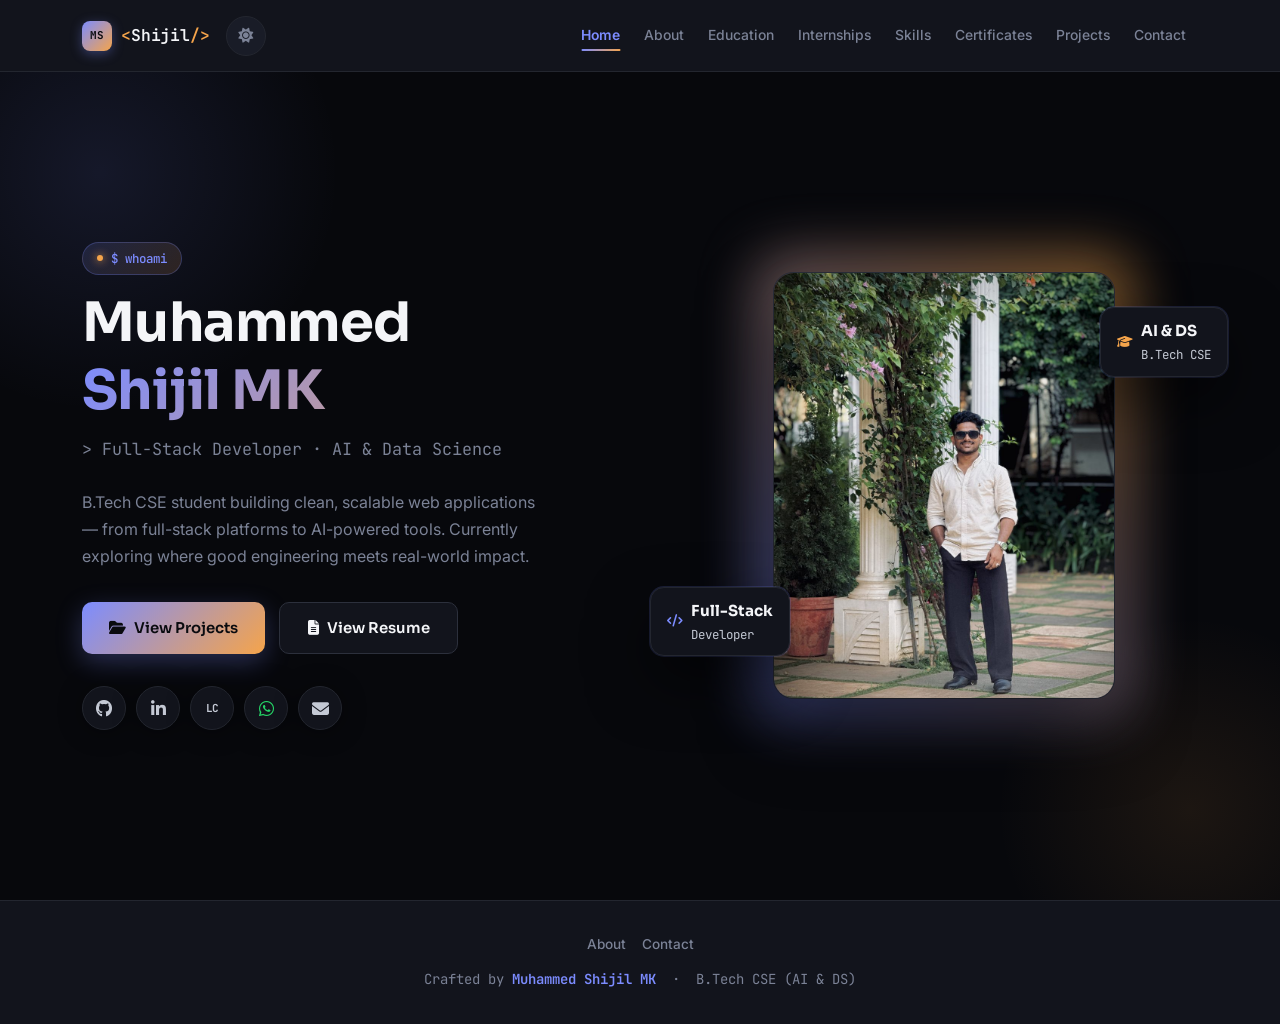
<file: index.html>
<!DOCTYPE html>
<html lang="en" data-theme="dark">
<head>
  <meta charset="UTF-8">
  <meta name="viewport" content="width=device-width, initial-scale=1.0">
  <title>Muhammed Shijil MK – Full Stack Developer</title>
  <meta name="description" content="Portfolio of Muhammed Shijil MK – Aspiring Full Stack Developer, B.Tech CSE (AI & DS)">
  <link rel="stylesheet" href="https://cdn.jsdelivr.net/npm/bootstrap@5.3.2/dist/css/bootstrap.min.css">
  <link rel="stylesheet" href="https://cdnjs.cloudflare.com/ajax/libs/font-awesome/6.5.1/css/all.min.css">
  <link rel="stylesheet" href="css/style.css">
</head>
<body>

<!-- ─── Navbar ─────────────────────────────────────────────── -->
<nav class="navbar navbar-expand-lg fixed-top">
  <div class="container">
    <a class="navbar-brand" href="index.html"><span class="logo-mark">MS</span><span class="brand-tag">&lt;</span>Shijil<span class="brand-tag">/&gt;</span></a>
    <div class="navbar-actions">
      <button class="theme-toggle" id="themeToggle" title="Toggle theme" aria-label="Toggle dark/light mode">
        <i class="fas fa-moon" id="themeIcon"></i>
      </button>
      <button class="navbar-toggler" data-bs-toggle="collapse" data-bs-target="#menu" aria-label="Navigation menu">
        <span class="navbar-toggler-icon"></span>
      </button>
    </div>
    <div class="collapse navbar-collapse" id="menu">
      <ul class="navbar-nav ms-auto">
        <li class="nav-item"><a class="nav-link active" href="index.html">Home</a></li>
        <li class="nav-item"><a class="nav-link" href="about.html">About</a></li>
        <li class="nav-item"><a class="nav-link" href="education.html">Education</a></li>
        <li class="nav-item"><a class="nav-link" href="internships.html">Internships</a></li>
        <li class="nav-item"><a class="nav-link" href="skills.html">Skills</a></li>
        <li class="nav-item"><a class="nav-link" href="certificates.html">Certificates</a></li>
        <li class="nav-item"><a class="nav-link" href="projects.html">Projects</a></li>
        <li class="nav-item"><a class="nav-link" href="contact.html">Contact</a></li>
      </ul>
    </div>
  </div>
</nav>

<!-- ─── Mobile Nav Hint ────────────────────────────────────── -->
<div class="nav-hint" id="navHint">
  <i class="fas fa-bars"></i>
  <span>Tap ☰ to navigate between pages</span>
  <button class="nav-hint-close" onclick="dismissNavHint()" aria-label="Dismiss">
    <i class="fas fa-times"></i>
  </button>
</div>

<!-- ─── Hero ───────────────────────────────────────────────── -->
<section class="hero">
  <div class="container">
    <div class="hero-grid">

      <!-- Left: content -->
      <div class="hero-content">
        <span class="eyebrow">$ whoami</span>

        <h1 class="hero-name">
          <span class="line">Muhammed</span>
          <span class="line gradient-text">Shijil&nbsp;MK</span>
        </h1>

        <p class="hero-role">&gt; Full-Stack Developer · AI &amp; Data Science</p>

        <p class="hero-summary">
          B.Tech CSE student building clean, scalable web applications —
          from full-stack platforms to AI-powered tools. Currently exploring
          where good engineering meets real-world impact.
        </p>

        <div class="hero-buttons">
          <a href="projects.html" class="hero-btn btn-gradient">
            <i class="fas fa-folder-open"></i> View Projects
          </a>
          <a href="assets/images/Muhammmed_Shijil_MK_Resume.pdf" target="_blank" class="hero-btn btn-outline">
            <i class="fas fa-file-alt"></i> View Resume
          </a>
        </div>

        <div class="social-links">
          <a href="https://github.com/shij-il" target="_blank" class="social-link" title="GitHub">
            <i class="fab fa-github"></i>
          </a>
          <a href="https://www.linkedin.com/in/muhammed-shijil-mk-2b5246331/" target="_blank" class="social-link" title="LinkedIn">
            <i class="fab fa-linkedin-in"></i>
          </a>
          <a href="https://leetcode.com/u/shij_il/" target="_blank" class="social-link leetcode-link" title="LeetCode">
            LC
          </a>
          <a href="https://wa.me/919207674546" target="_blank" class="social-link" title="WhatsApp" style="color:#25D366;">
            <i class="fab fa-whatsapp"></i>
          </a>
          <a href="mailto:muhammedshijil4546@gmail.com" class="social-link" title="Email">
            <i class="fas fa-envelope"></i>
          </a>
        </div>
      </div>

      <!-- Right: portrait -->
      <div class="hero-visual">
        <div class="portrait-frame">
          <img src="assets/images/shijil_full.jpeg" alt="Muhammed Shijil MK">
        </div>
        <div class="stat-float stat-1"><i class="fas fa-graduation-cap" style="color:var(--accent-2)"></i> <span><strong>AI &amp; DS</strong><br>B.Tech CSE</span></div>
        <div class="stat-float stat-2"><i class="fas fa-code" style="color:var(--accent)"></i> <span><strong>Full-Stack</strong><br>Developer</span></div>
      </div>

    </div>
  </div>
</section>

<!-- ─── Footer ─────────────────────────────────────────────── -->
<footer class="footer">
  <div class="container">
    <div class="footer-links">
      <a href="about.html">About</a>
      <a href="contact.html">Contact</a>
    </div>
    <p>Crafted by <strong>Muhammed Shijil MK</strong> &nbsp;·&nbsp; B.Tech CSE (AI &amp; DS)</p>
  </div>
</footer>

<script src="https://cdn.jsdelivr.net/npm/bootstrap@5.3.2/dist/js/bootstrap.bundle.min.js"></script>
<script src="js/main.js"></script>
</body>
</html>
</file>
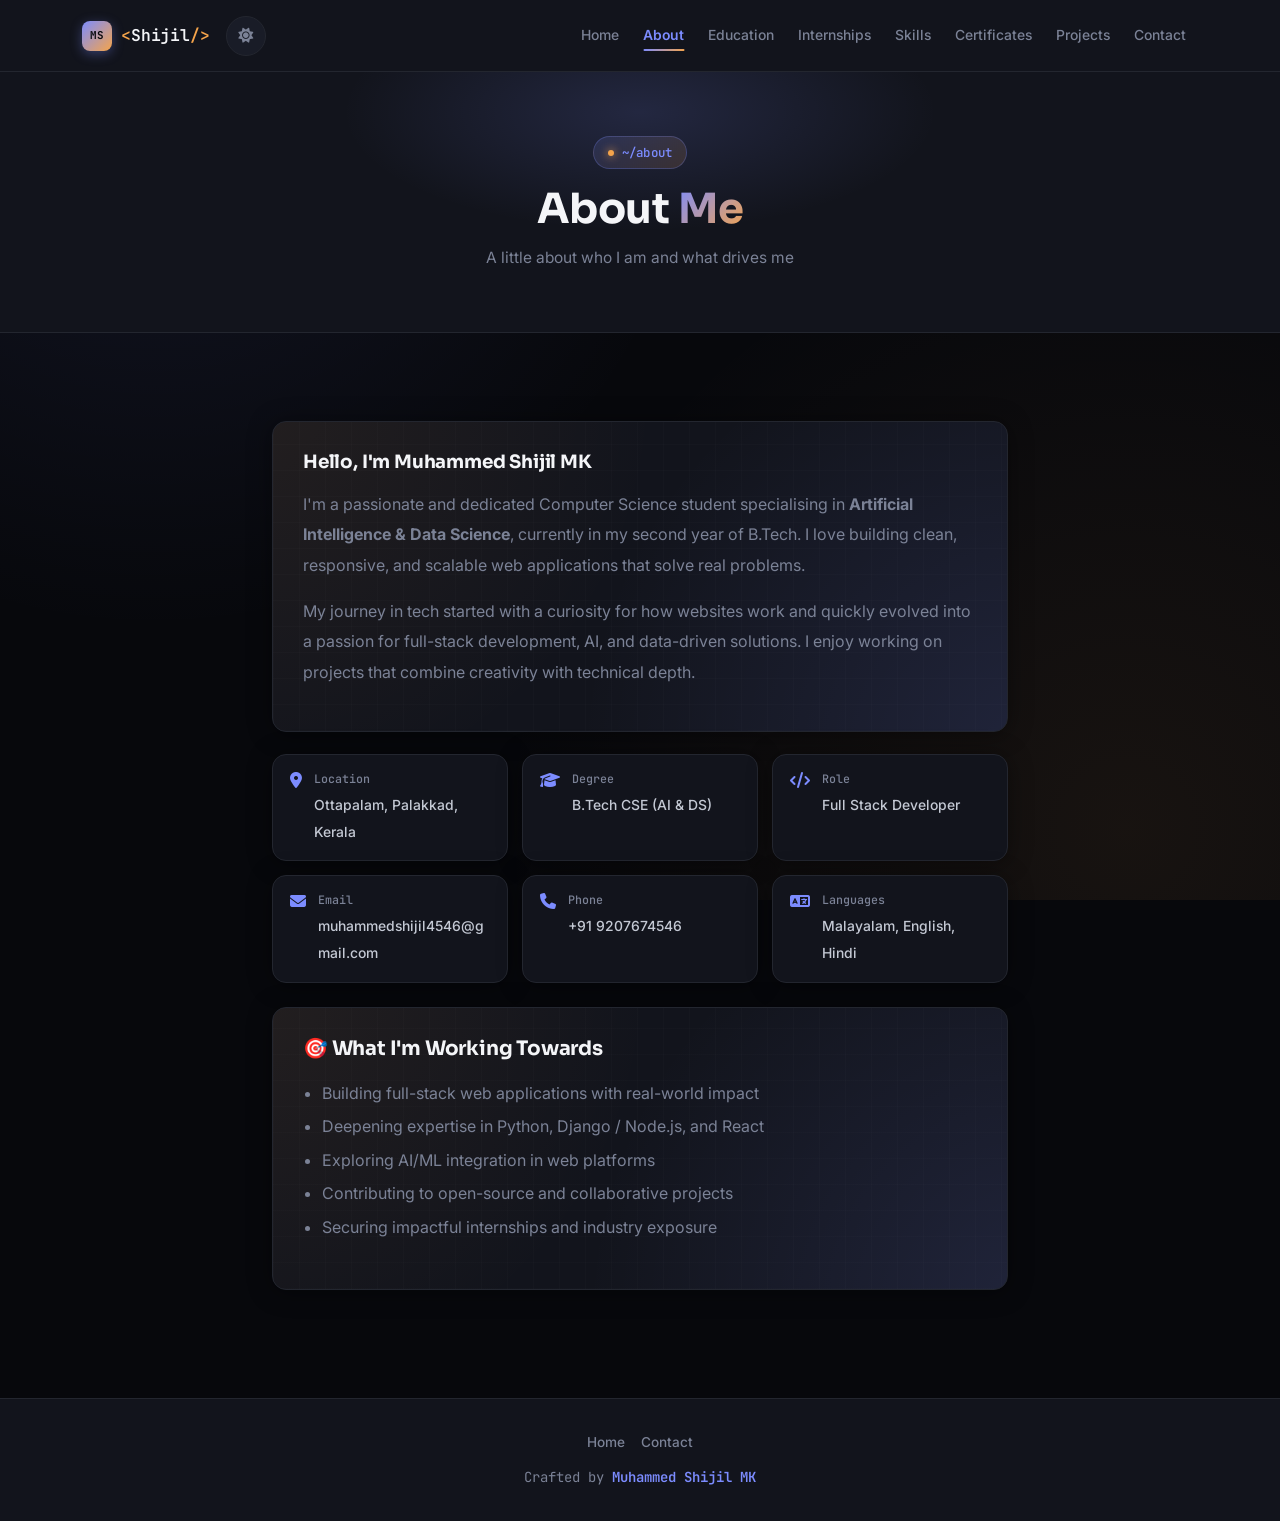
<file: about.html>
<!DOCTYPE html>
<html lang="en" data-theme="dark">
<head>
  <meta charset="UTF-8">
  <meta name="viewport" content="width=device-width, initial-scale=1.0">
  <title>About – Muhammed Shijil MK</title>
  <meta name="description" content="Learn more about Muhammed Shijil MK — B.Tech CSE (AI & Data Science) student and aspiring Full Stack Developer.">
  <link rel="stylesheet" href="https://cdn.jsdelivr.net/npm/bootstrap@5.3.2/dist/css/bootstrap.min.css">
  <link rel="stylesheet" href="https://cdnjs.cloudflare.com/ajax/libs/font-awesome/6.5.1/css/all.min.css">
  <link rel="stylesheet" href="css/style.css">
</head>
<body>

<nav class="navbar navbar-expand-lg fixed-top">
  <div class="container">
    <a class="navbar-brand" href="index.html"><span class="logo-mark">MS</span><span class="brand-tag">&lt;</span>Shijil<span class="brand-tag">/&gt;</span></a>
    <div class="navbar-actions">
      <button class="theme-toggle" id="themeToggle" title="Toggle theme" aria-label="Toggle theme">
        <i class="fas fa-moon" id="themeIcon"></i>
      </button>
      <button class="navbar-toggler" data-bs-toggle="collapse" data-bs-target="#menu" aria-label="Navigation menu">
        <span class="navbar-toggler-icon"></span>
      </button>
    </div>
    <div class="collapse navbar-collapse" id="menu">
      <ul class="navbar-nav ms-auto">
        <li class="nav-item"><a class="nav-link" href="index.html">Home</a></li>
        <li class="nav-item"><a class="nav-link active" href="about.html">About</a></li>
        <li class="nav-item"><a class="nav-link" href="education.html">Education</a></li>
        <li class="nav-item"><a class="nav-link" href="internships.html">Internships</a></li>
        <li class="nav-item"><a class="nav-link" href="skills.html">Skills</a></li>
        <li class="nav-item"><a class="nav-link" href="certificates.html">Certificates</a></li>
        <li class="nav-item"><a class="nav-link" href="projects.html">Projects</a></li>
        <li class="nav-item"><a class="nav-link" href="contact.html">Contact</a></li>
      </ul>
    </div>
  </div>
</nav>

<div class="page-hero">
  <div class="container">
    <span class="eyebrow">~/about</span>
    <h1>About <span class="gradient-text">Me</span></h1>
    <p>A little about who I am and what drives me</p>
  </div>
</div>

<section class="section">
  <div class="container">
    <div class="row justify-content-center">
      <div class="col-lg-8">

        <div class="card-custom" data-animate>
          <h5 class="mb-3" style="font-weight:700; font-size:1.15rem;"> Hello, I'm Muhammed Shijil MK</h5>
          <p style="color:var(--muted); line-height:1.9;">
            I'm a passionate and dedicated Computer Science student specialising in
            <strong>Artificial Intelligence &amp; Data Science</strong>, currently in my
            second year of B.Tech. I love building clean, responsive, and scalable
            web applications that solve real problems.
          </p>
          <p style="color:var(--muted); line-height:1.9; margin-top:12px;">
            My journey in tech started with a curiosity for how websites work and
            quickly evolved into a passion for full-stack development, AI, and
            data-driven solutions. I enjoy working on projects that combine
            creativity with technical depth.
          </p>
        </div>

        <div class="about-grid mb-4" data-animate data-delay="1">
          <div class="info-chip">
            <i class="fas fa-map-marker-alt"></i>
            <div>
              <div class="chip-label-sm">Location</div>
              <span>Ottapalam, Palakkad, Kerala</span>
            </div>
          </div>
          <div class="info-chip">
            <i class="fas fa-graduation-cap"></i>
            <div>
              <div class="chip-label-sm">Degree</div>
              <span>B.Tech CSE (AI &amp; DS)</span>
            </div>
          </div>
          <div class="info-chip">
            <i class="fas fa-code"></i>
            <div>
              <div class="chip-label-sm">Role</div>
              <span>Full Stack Developer</span>
            </div>
          </div>
          <div class="info-chip">
            <i class="fas fa-envelope"></i>
            <div>
              <div class="chip-label-sm">Email</div>
              <span>muhammedshijil4546@gmail.com</span>
            </div>
          </div>
          <div class="info-chip">
            <i class="fas fa-phone"></i>
            <div>
              <div class="chip-label-sm">Phone</div>
              <span>+91 9207674546</span>
            </div>
          </div>
          <div class="info-chip">
            <i class="fas fa-language"></i>
            <div>
              <div class="chip-label-sm">Languages</div>
              <span>Malayalam, English, Hindi</span>
            </div>
          </div>
        </div>

        <div class="card-custom" data-animate data-delay="2">
          <h5 class="mb-3" style="font-weight:700;">🎯 What I'm Working Towards</h5>
          <ul style="color:var(--muted); padding-left:1.2rem; line-height:2.1;">
            <li>Building full-stack web applications with real-world impact</li>
            <li>Deepening expertise in Python, Django / Node.js, and React</li>
            <li>Exploring AI/ML integration in web platforms</li>
            <li>Contributing to open-source and collaborative projects</li>
            <li>Securing impactful internships and industry exposure</li>
          </ul>
        </div>

      </div>
    </div>
  </div>
</section>

<footer class="footer">
  <div class="container">
    <div class="footer-links">
      <a href="index.html">Home</a><a href="contact.html">Contact</a>
    </div>
    <p>Crafted by <strong>Muhammed Shijil MK</strong></p>
  </div>
</footer>

<script src="https://cdn.jsdelivr.net/npm/bootstrap@5.3.2/dist/js/bootstrap.bundle.min.js"></script>
<script src="js/main.js"></script>
</body>
</html>
</file>
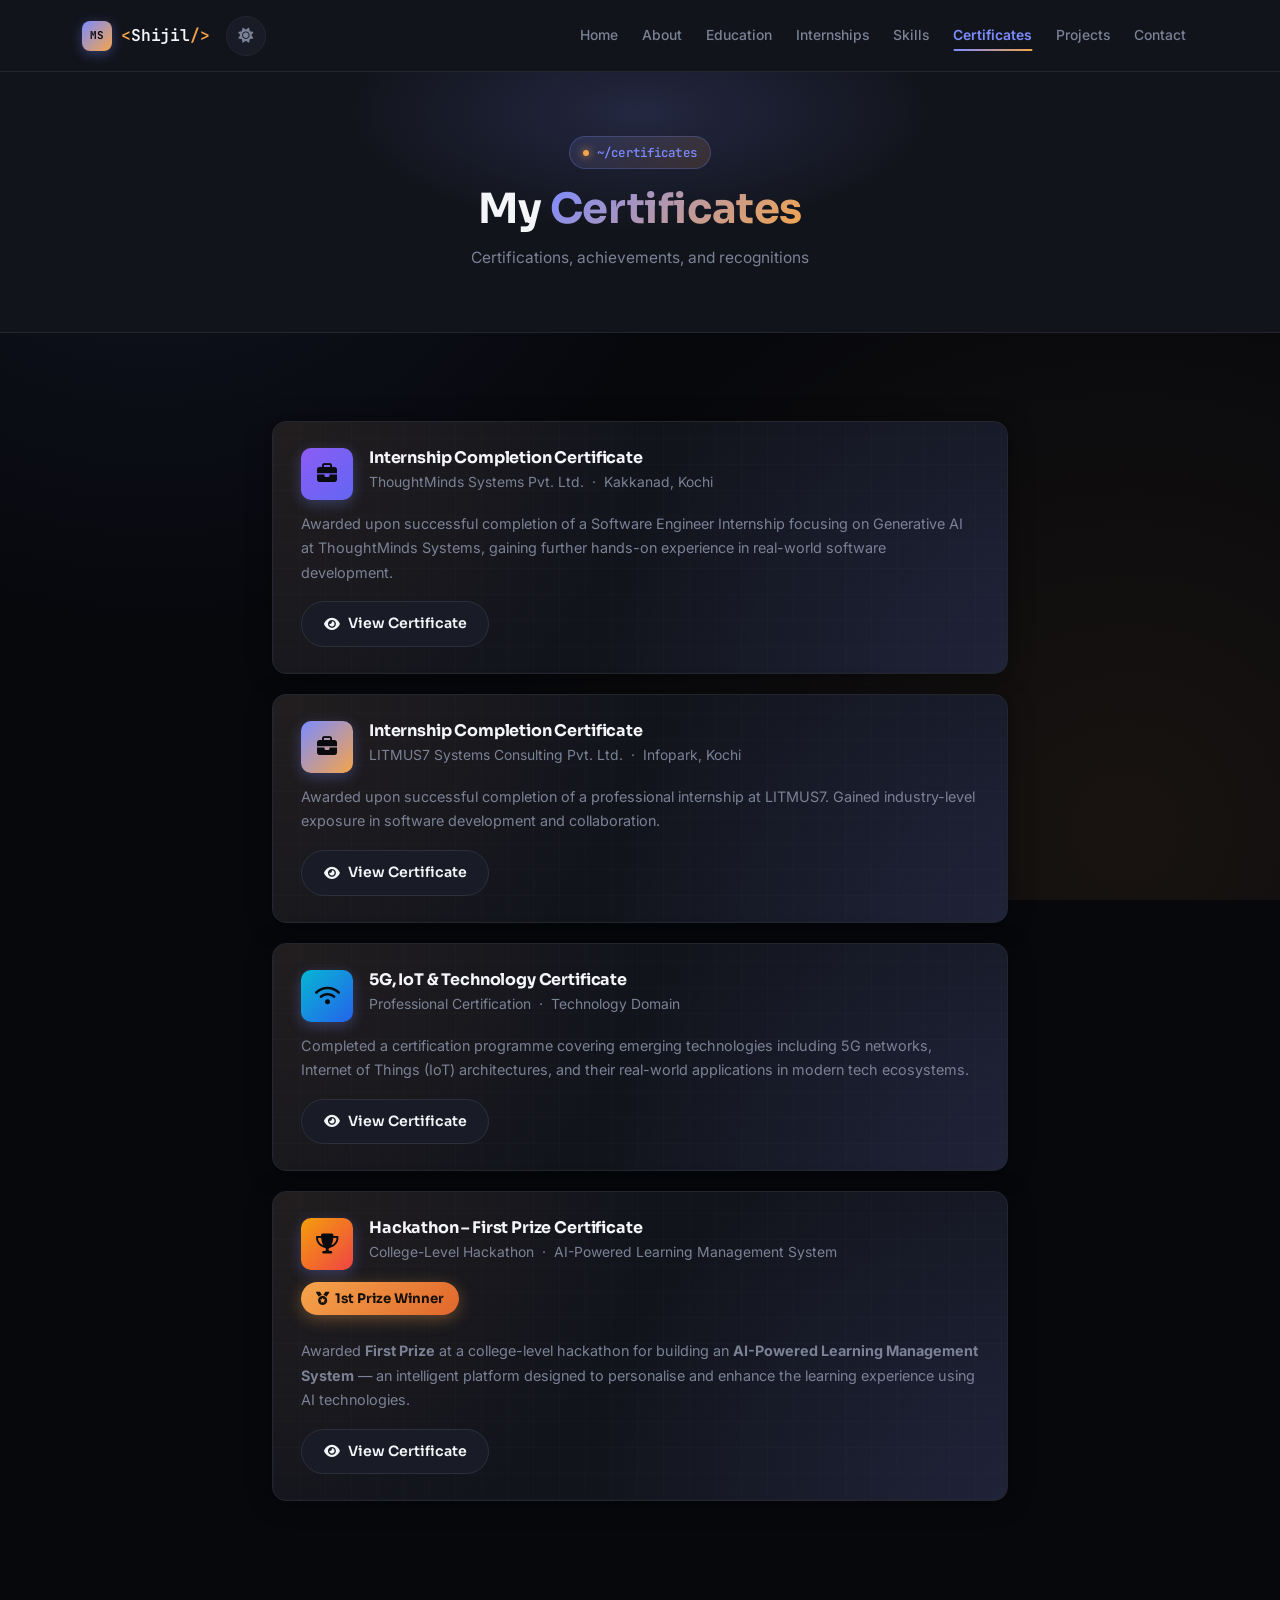
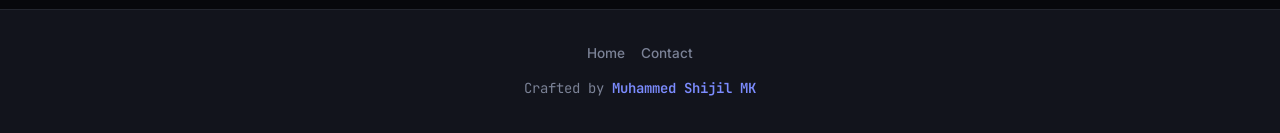
<file: certificates.html>
<!DOCTYPE html>
<html lang="en" data-theme="dark">
<head>
  <meta charset="UTF-8">
  <meta name="viewport" content="width=device-width, initial-scale=1.0">
  <title>Certificates – Muhammed Shijil MK</title>
  <meta name="description" content="Certifications, internship certificates, and hackathon achievements of Muhammed Shijil MK.">
  <link rel="stylesheet" href="https://cdn.jsdelivr.net/npm/bootstrap@5.3.2/dist/css/bootstrap.min.css">
  <link rel="stylesheet" href="https://cdnjs.cloudflare.com/ajax/libs/font-awesome/6.5.1/css/all.min.css">
  <link rel="stylesheet" href="css/style.css">
</head>
<body>

<nav class="navbar navbar-expand-lg fixed-top">
  <div class="container">
    <a class="navbar-brand" href="index.html"><span class="logo-mark">MS</span><span class="brand-tag">&lt;</span>Shijil<span class="brand-tag">/&gt;</span></a>
    <div class="navbar-actions">
      <button class="theme-toggle" id="themeToggle" title="Toggle theme" aria-label="Toggle theme">
        <i class="fas fa-moon" id="themeIcon"></i>
      </button>
      <button class="navbar-toggler" data-bs-toggle="collapse" data-bs-target="#menu" aria-label="Navigation menu">
        <span class="navbar-toggler-icon"></span>
      </button>
    </div>
    <div class="collapse navbar-collapse" id="menu">
      <ul class="navbar-nav ms-auto">
        <li class="nav-item"><a class="nav-link" href="index.html">Home</a></li>
        <li class="nav-item"><a class="nav-link" href="about.html">About</a></li>
        <li class="nav-item"><a class="nav-link" href="education.html">Education</a></li>
        <li class="nav-item"><a class="nav-link" href="internships.html">Internships</a></li>
        <li class="nav-item"><a class="nav-link" href="skills.html">Skills</a></li>
        <li class="nav-item"><a class="nav-link active" href="certificates.html">Certificates</a></li>
        <li class="nav-item"><a class="nav-link" href="projects.html">Projects</a></li>
        <li class="nav-item"><a class="nav-link" href="contact.html">Contact</a></li>
      </ul>
    </div>
  </div>
</nav>

<div class="page-hero">
  <div class="container">
    <span class="eyebrow">~/certificates</span>
    <h1>My <span class="gradient-text">Certificates</span></h1>
    <p>Certifications, achievements, and recognitions</p>
  </div>
</div>

<section class="section">
  <div class="container">
    <div class="row justify-content-center">
      <div class="col-lg-8">

        <!-- 1. Thoughtminds Internship -->
        <div class="cert-card" data-animate>
          <div class="cert-header">
            <div class="cert-icon" style="background:linear-gradient(135deg,#8b5cf6,#6366f1);">
              <i class="fas fa-briefcase"></i>
            </div>
            <div>
              <h5>Internship Completion Certificate</h5>
              <p>ThoughtMinds Systems Pvt. Ltd. &nbsp;·&nbsp; Kakkanad, Kochi</p>
            </div>
          </div>
          <p style="color:var(--muted); font-size:0.9rem; margin-bottom:0;">
            Awarded upon successful completion of a Software Engineer Internship focusing on
            Generative AI at ThoughtMinds Systems, gaining further hands-on experience in
            real-world software development.
          </p>
          <button class="btn-outline-primary-custom" onclick="toggleCert('cert0', this)">
            <i class="fas fa-eye"></i> View Certificate
          </button>
          <div id="cert0" class="certificate-box">
            <img src="assets/images/Internship_Thoughtminds_Muhammed Shijil MK.jpg" alt="Thoughtminds Internship Certificate">
          </div>
        </div>

        <!-- 2. LITMUS7 Internship -->
        <div class="cert-card" data-animate data-delay="1">
          <div class="cert-header">
            <div class="cert-icon"><i class="fas fa-briefcase"></i></div>
            <div>
              <h5>Internship Completion Certificate</h5>
              <p>LITMUS7 Systems Consulting Pvt. Ltd. &nbsp;·&nbsp; Infopark, Kochi</p>
            </div>
          </div>
          <p style="color:var(--muted); font-size:0.9rem; margin-bottom:0;">
            Awarded upon successful completion of a professional internship at LITMUS7.
            Gained industry-level exposure in software development and collaboration.
          </p>
          <button class="btn-outline-primary-custom" onclick="toggleCert('cert1', this)">
            <i class="fas fa-eye"></i> View Certificate
          </button>
          <div id="cert1" class="certificate-box">
            <img src="assets/images/Intern Certificate_Muhammad Shijil.jpg" alt="LITMUS7 Internship Certificate">
          </div>
        </div>

        <!-- 3. 5G IoT -->
        <div class="cert-card" data-animate data-delay="1">
          <div class="cert-header">
            <div class="cert-icon" style="background:linear-gradient(135deg,#06b6d4,#2563eb);">
              <i class="fas fa-wifi"></i>
            </div>
            <div>
              <h5>5G, IoT &amp; Technology Certificate</h5>
              <p>Professional Certification &nbsp;·&nbsp; Technology Domain</p>
            </div>
          </div>
          <p style="color:var(--muted); font-size:0.9rem; margin-bottom:0;">
            Completed a certification programme covering emerging technologies including
            5G networks, Internet of Things (IoT) architectures, and their real-world
            applications in modern tech ecosystems.
          </p>
          <button class="btn-outline-primary-custom" onclick="toggleCert('cert2', this)">
            <i class="fas fa-eye"></i> View Certificate
          </button>
          <div id="cert2" class="certificate-box">
            <img src="assets/images/5g_ioT.jpeg" alt="5G IoT Technology Certificate"
              onerror="this.parentElement.innerHTML='<p style=\'color:var(--muted);text-align:center;padding:20px;\'>📄 Add your certificate image as <strong>assets/images/5g_ioT.jpeg</strong></p>'">
          </div>
        </div>

        <!-- 4. Hackathon -->
        <div class="cert-card" data-animate data-delay="2">
          <div class="cert-header">
            <div class="cert-icon" style="background:linear-gradient(135deg,#f59e0b,#ef4444);">
              <i class="fas fa-trophy"></i>
            </div>
            <div>
              <h5>Hackathon – First Prize Certificate</h5>
              <p>College-Level Hackathon &nbsp;·&nbsp; AI-Powered Learning Management System</p>
            </div>
          </div>
          <div style="margin:10px 0;">
            <span class="prize-badge"><i class="fas fa-medal"></i> 1st Prize Winner</span>
          </div>
          <p style="color:var(--muted); font-size:0.9rem; margin-bottom:0;">
            Awarded <strong>First Prize</strong> at a college-level hackathon for building an
            <strong>AI-Powered Learning Management System</strong> — an intelligent platform
            designed to personalise and enhance the learning experience using AI technologies.
          </p>
          <button class="btn-outline-primary-custom" onclick="toggleCert('cert3', this)">
            <i class="fas fa-eye"></i> View Certificate
          </button>
          <div id="cert3" class="certificate-box">
            <img src="assets/images/hackathon.jpeg" alt="Hackathon First Prize Certificate"
              onerror="this.parentElement.innerHTML='<p style=\'color:var(--muted);text-align:center;padding:20px;\'>📄 Add your certificate image as <strong>assets/images/hackathon.jpeg</strong></p>'">
          </div>
        </div>

      </div>
    </div>
  </div>
</section>

<footer class="footer">
  <div class="container">
    <div class="footer-links">
      <a href="index.html">Home</a><a href="contact.html">Contact</a>
    </div>
    <p>Crafted by <strong>Muhammed Shijil MK</strong></p>
  </div>
</footer>

<script src="https://cdn.jsdelivr.net/npm/bootstrap@5.3.2/dist/js/bootstrap.bundle.min.js"></script>
<script src="js/main.js"></script>
</body>
</html>
</file>
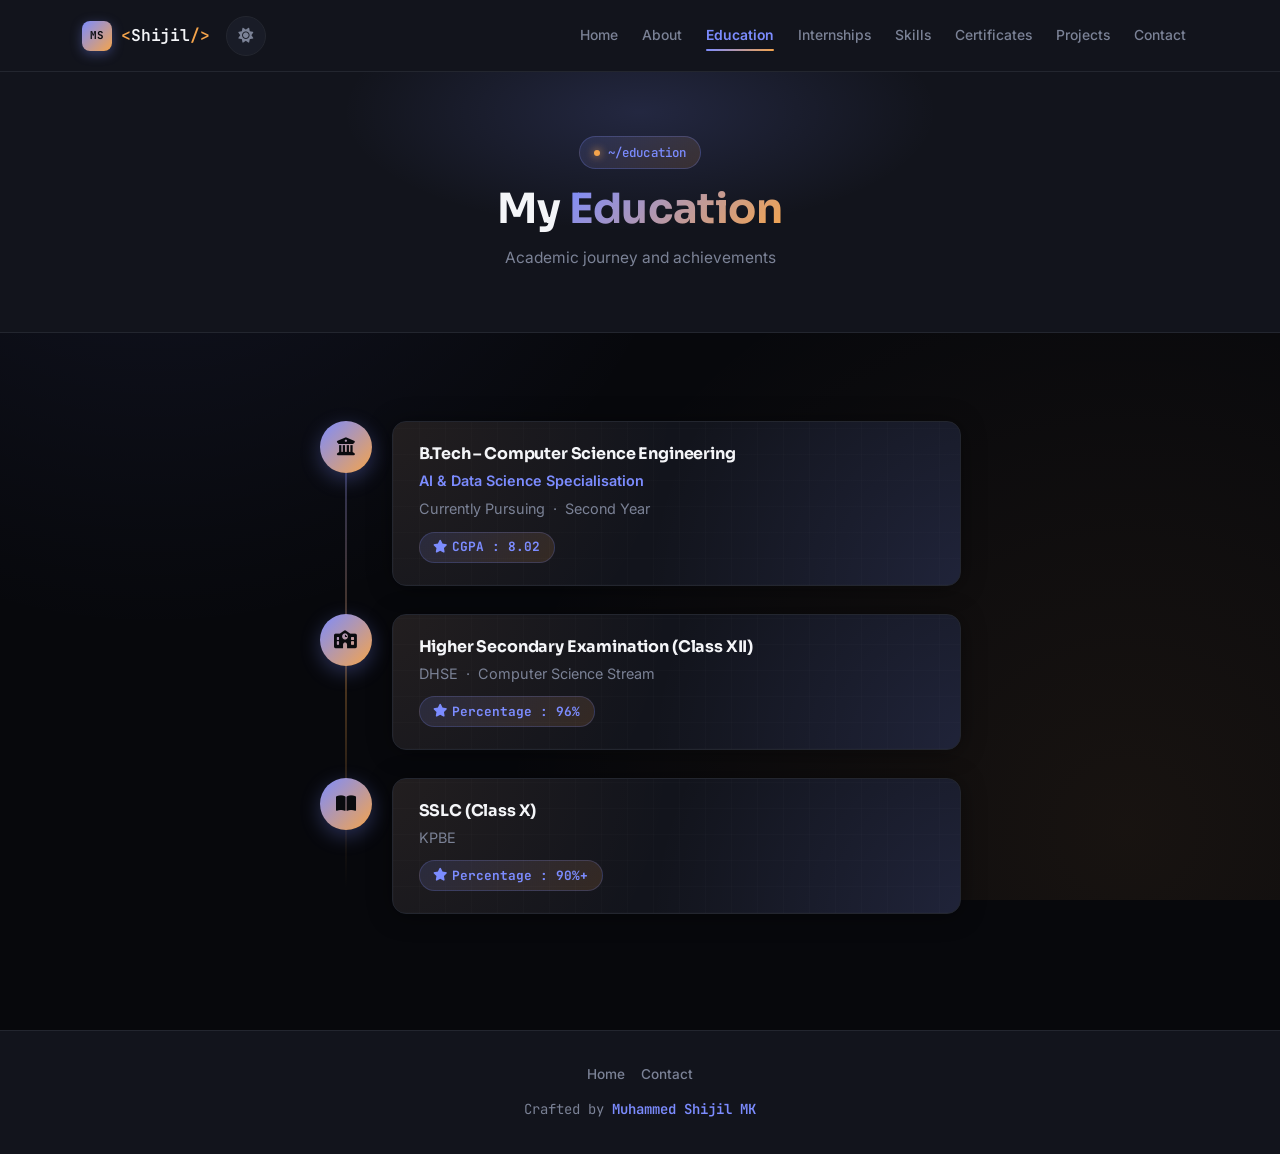
<file: education.html>
<!DOCTYPE html>
<html lang="en" data-theme="dark">
<head>
  <meta charset="UTF-8">
  <meta name="viewport" content="width=device-width, initial-scale=1.0">
  <title>Education – Muhammed Shijil MK</title>
  <meta name="description" content="Academic background of Muhammed Shijil MK, B.Tech CSE (AI & Data Science).">
  <link rel="stylesheet" href="https://cdn.jsdelivr.net/npm/bootstrap@5.3.2/dist/css/bootstrap.min.css">
  <link rel="stylesheet" href="https://cdnjs.cloudflare.com/ajax/libs/font-awesome/6.5.1/css/all.min.css">
  <link rel="stylesheet" href="css/style.css">
</head>
<body>

<nav class="navbar navbar-expand-lg fixed-top">
  <div class="container">
    <a class="navbar-brand" href="index.html"><span class="logo-mark">MS</span><span class="brand-tag">&lt;</span>Shijil<span class="brand-tag">/&gt;</span></a>
    <div class="navbar-actions">
      <button class="theme-toggle" id="themeToggle" title="Toggle theme" aria-label="Toggle theme">
        <i class="fas fa-moon" id="themeIcon"></i>
      </button>
      <button class="navbar-toggler" data-bs-toggle="collapse" data-bs-target="#menu" aria-label="Navigation menu">
        <span class="navbar-toggler-icon"></span>
      </button>
    </div>
    <div class="collapse navbar-collapse" id="menu">
      <ul class="navbar-nav ms-auto">
        <li class="nav-item"><a class="nav-link" href="index.html">Home</a></li>
        <li class="nav-item"><a class="nav-link" href="about.html">About</a></li>
        <li class="nav-item"><a class="nav-link active" href="education.html">Education</a></li>
        <li class="nav-item"><a class="nav-link" href="internships.html">Internships</a></li>
        <li class="nav-item"><a class="nav-link" href="skills.html">Skills</a></li>
        <li class="nav-item"><a class="nav-link" href="certificates.html">Certificates</a></li>
        <li class="nav-item"><a class="nav-link" href="projects.html">Projects</a></li>
        <li class="nav-item"><a class="nav-link" href="contact.html">Contact</a></li>
      </ul>
    </div>
  </div>
</nav>

<div class="page-hero">
  <div class="container">
    <span class="eyebrow">~/education</span>
    <h1>My <span class="gradient-text">Education</span></h1>
    <p>Academic journey and achievements</p>
  </div>
</div>

<section class="section">
  <div class="container">
    <div class="row justify-content-center">
      <div class="col-lg-7">
        <div class="timeline">

          <div class="timeline-item" data-animate>
            <div class="timeline-icon"><i class="fas fa-university"></i></div>
            <div class="timeline-body">
              <h5>B.Tech – Computer Science Engineering</h5>
              <p style="color:var(--accent); font-weight:600; font-size:0.9rem; margin-bottom:4px;">
                AI &amp; Data Science Specialisation
              </p>
              <p>Currently Pursuing &nbsp;·&nbsp; Second Year</p>
              <span class="badge-score"><i class="fas fa-star"></i> CGPA : 8.02</span>
            </div>
          </div>

          <div class="timeline-item" data-animate data-delay="1">
            <div class="timeline-icon"><i class="fas fa-school"></i></div>
            <div class="timeline-body">
              <h5>Higher Secondary Examination (Class XII)</h5>
              <p>DHSE &nbsp;·&nbsp; Computer Science Stream</p>
              <span class="badge-score"><i class="fas fa-star"></i> Percentage : 96%</span>
            </div>
          </div>

          <div class="timeline-item" data-animate data-delay="2">
            <div class="timeline-icon"><i class="fas fa-book-open"></i></div>
            <div class="timeline-body">
              <h5>SSLC (Class X)</h5>
              <p>KPBE</p>
              <span class="badge-score"><i class="fas fa-star"></i> Percentage : 90%+</span>
            </div>
          </div>

        </div>
      </div>
    </div>
  </div>
</section>

<footer class="footer">
  <div class="container">
    <div class="footer-links">
      <a href="index.html">Home</a><a href="contact.html">Contact</a>
    </div>
    <p>Crafted by <strong>Muhammed Shijil MK</strong></p>
  </div>
</footer>

<script src="https://cdn.jsdelivr.net/npm/bootstrap@5.3.2/dist/js/bootstrap.bundle.min.js"></script>
<script src="js/main.js"></script>
</body>
</html>
</file>
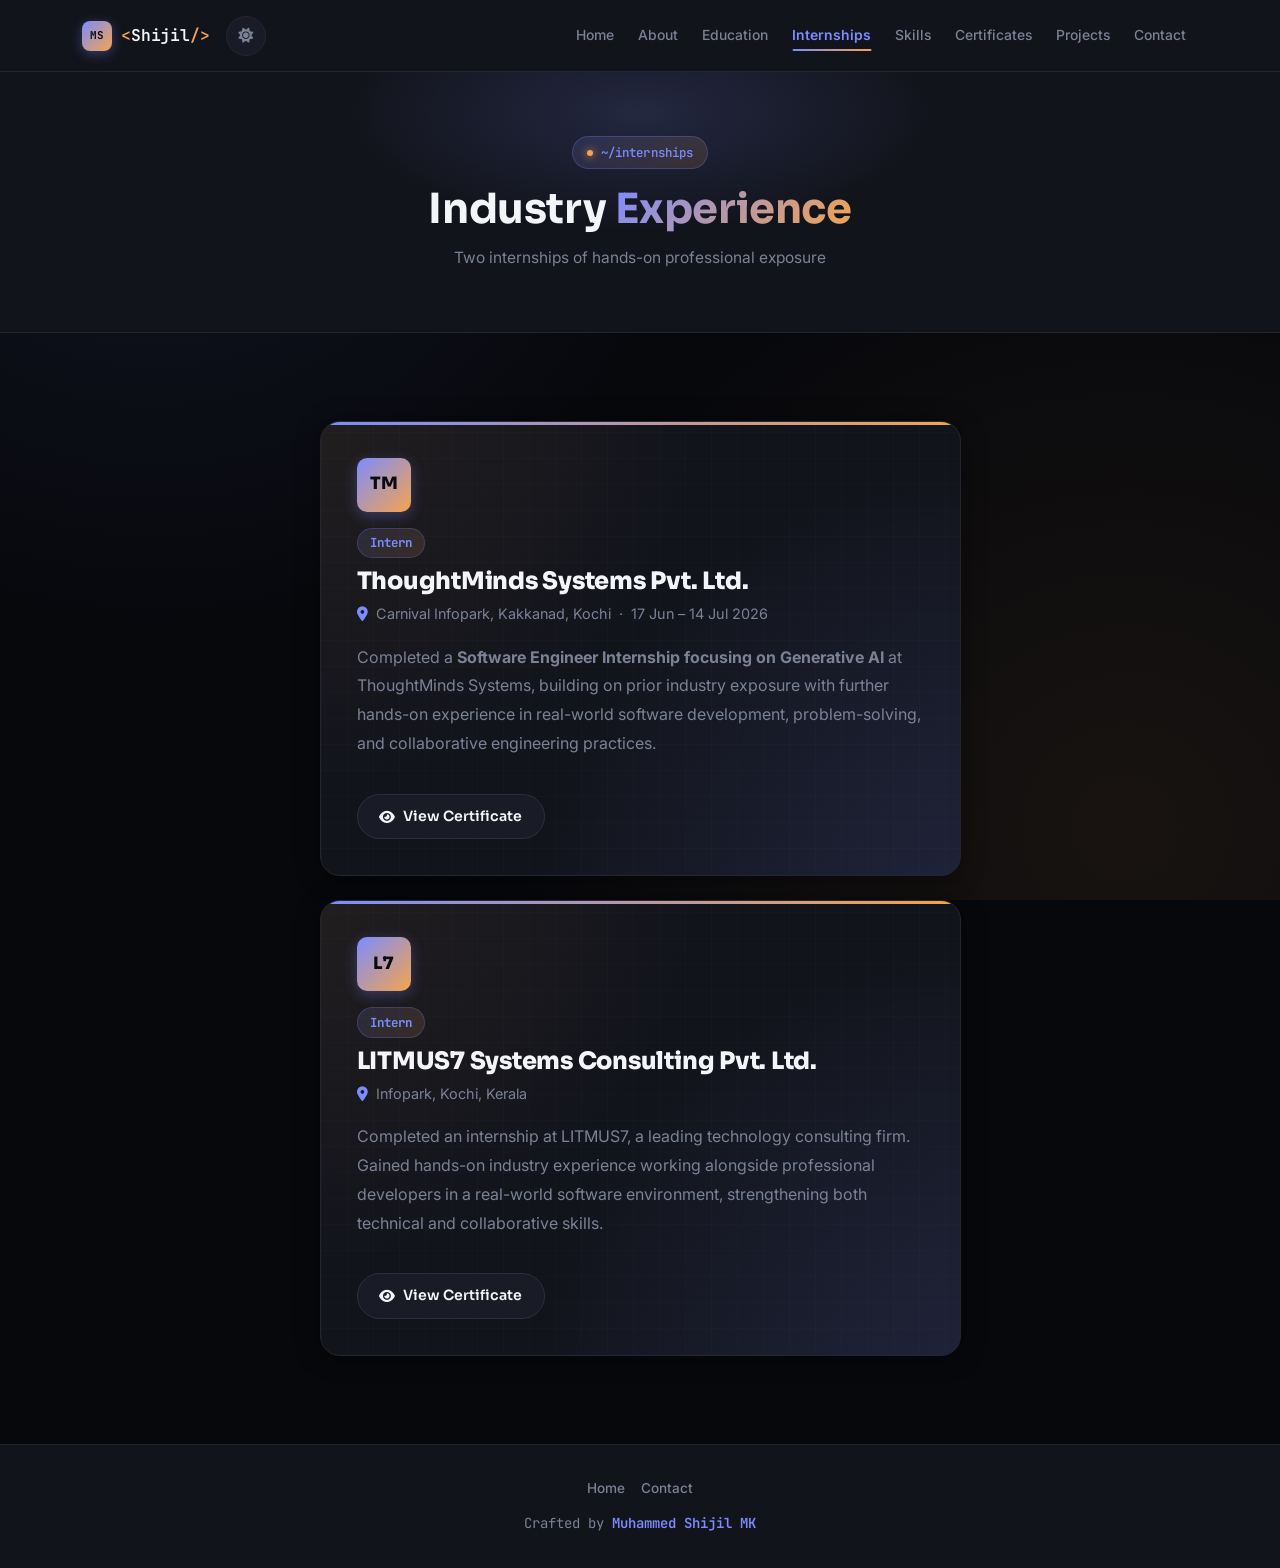
<file: internships.html>
<!DOCTYPE html>
<html lang="en" data-theme="dark">
<head>
  <meta charset="UTF-8">
  <meta name="viewport" content="width=device-width, initial-scale=1.0">
  <title>Internships – Muhammed Shijil MK</title>
  <meta name="description" content="Industry internship experience of Muhammed Shijil MK — Thoughtminds and LITMUS7 Systems Consulting.">
  <link rel="stylesheet" href="https://cdn.jsdelivr.net/npm/bootstrap@5.3.2/dist/css/bootstrap.min.css">
  <link rel="stylesheet" href="https://cdnjs.cloudflare.com/ajax/libs/font-awesome/6.5.1/css/all.min.css">
  <link rel="stylesheet" href="css/style.css">
</head>
<body>

<nav class="navbar navbar-expand-lg fixed-top">
  <div class="container">
    <a class="navbar-brand" href="index.html"><span class="logo-mark">MS</span><span class="brand-tag">&lt;</span>Shijil<span class="brand-tag">/&gt;</span></a>
    <div class="navbar-actions">
      <button class="theme-toggle" id="themeToggle" title="Toggle theme" aria-label="Toggle theme">
        <i class="fas fa-moon" id="themeIcon"></i>
      </button>
      <button class="navbar-toggler" data-bs-toggle="collapse" data-bs-target="#menu" aria-label="Navigation menu">
        <span class="navbar-toggler-icon"></span>
      </button>
    </div>
    <div class="collapse navbar-collapse" id="menu">
      <ul class="navbar-nav ms-auto">
        <li class="nav-item"><a class="nav-link" href="index.html">Home</a></li>
        <li class="nav-item"><a class="nav-link" href="about.html">About</a></li>
        <li class="nav-item"><a class="nav-link" href="education.html">Education</a></li>
        <li class="nav-item"><a class="nav-link active" href="internships.html">Internships</a></li>
        <li class="nav-item"><a class="nav-link" href="skills.html">Skills</a></li>
        <li class="nav-item"><a class="nav-link" href="certificates.html">Certificates</a></li>
        <li class="nav-item"><a class="nav-link" href="projects.html">Projects</a></li>
        <li class="nav-item"><a class="nav-link" href="contact.html">Contact</a></li>
      </ul>
    </div>
  </div>
</nav>

<div class="page-hero">
  <div class="container">
    <span class="eyebrow">~/internships</span>
    <h1>Industry <span class="gradient-text">Experience</span></h1>
    <p>Two internships of hands-on professional exposure</p>
  </div>
</div>

<section class="section">
  <div class="container">
    <div class="row justify-content-center g-4">
      <div class="col-lg-7">
        <div class="internship-card" data-animate>
          <div class="company-logo-placeholder">TM</div>
          <span class="role-badge">Intern</span>
          <h4 style="font-weight:800; margin-bottom:6px;">ThoughtMinds Systems Pvt. Ltd.</h4>
          <div style="display:flex; align-items:center; gap:8px; color:var(--muted); font-size:0.9rem; margin-bottom:16px;">
            <i class="fas fa-map-marker-alt" style="color:var(--accent);"></i>
            Carnival Infopark, Kakkanad, Kochi &nbsp;·&nbsp; 17 Jun – 14 Jul 2026
          </div>
          <p style="color:var(--muted); line-height:1.8; margin-bottom:20px;">
            Completed a <strong>Software Engineer Internship focusing on Generative AI</strong>
            at ThoughtMinds Systems, building on prior industry exposure with further
            hands-on experience in real-world software development, problem-solving,
            and collaborative engineering practices.
          </p>
          <button class="btn-outline-primary-custom" onclick="toggleCert('certBox2', this)">
            <i class="fas fa-eye"></i> View Certificate
          </button>
          <div id="certBox2" class="certificate-box">
            <img src="assets/images/Internship_Thoughtminds_Muhammed Shijil MK.jpg" alt="Thoughtminds Internship Certificate">
          </div>
        </div>
      </div>

      <div class="col-lg-7">
        <div class="internship-card" data-animate data-delay="1">
          <div class="company-logo-placeholder">L7</div>
          <span class="role-badge">Intern</span>
          <h4 style="font-weight:800; margin-bottom:6px;">LITMUS7 Systems Consulting Pvt. Ltd.</h4>
          <div style="display:flex; align-items:center; gap:8px; color:var(--muted); font-size:0.9rem; margin-bottom:16px;">
            <i class="fas fa-map-marker-alt" style="color:var(--accent);"></i>
            Infopark, Kochi, Kerala
          </div>
          <p style="color:var(--muted); line-height:1.8; margin-bottom:20px;">
            Completed an internship at LITMUS7, a leading technology consulting firm.
            Gained hands-on industry experience working alongside professional developers
            in a real-world software environment, strengthening both technical and collaborative skills.
          </p>
          <button class="btn-outline-primary-custom" onclick="toggleCert('certificateBox', this)">
            <i class="fas fa-eye"></i> View Certificate
          </button>
          <div id="certificateBox" class="certificate-box">
            <img src="assets/images/Intern Certificate_Muhammad Shijil.jpg" alt="LITMUS7 Internship Certificate">
          </div>
        </div>
      </div>
    </div>
  </div>
</section>

<footer class="footer">
  <div class="container">
    <div class="footer-links">
      <a href="index.html">Home</a><a href="contact.html">Contact</a>
    </div>
    <p>Crafted by <strong>Muhammed Shijil MK</strong></p>
  </div>
</footer>

<script src="https://cdn.jsdelivr.net/npm/bootstrap@5.3.2/dist/js/bootstrap.bundle.min.js"></script>
<script src="js/main.js"></script>
</body>
</html>
</file>
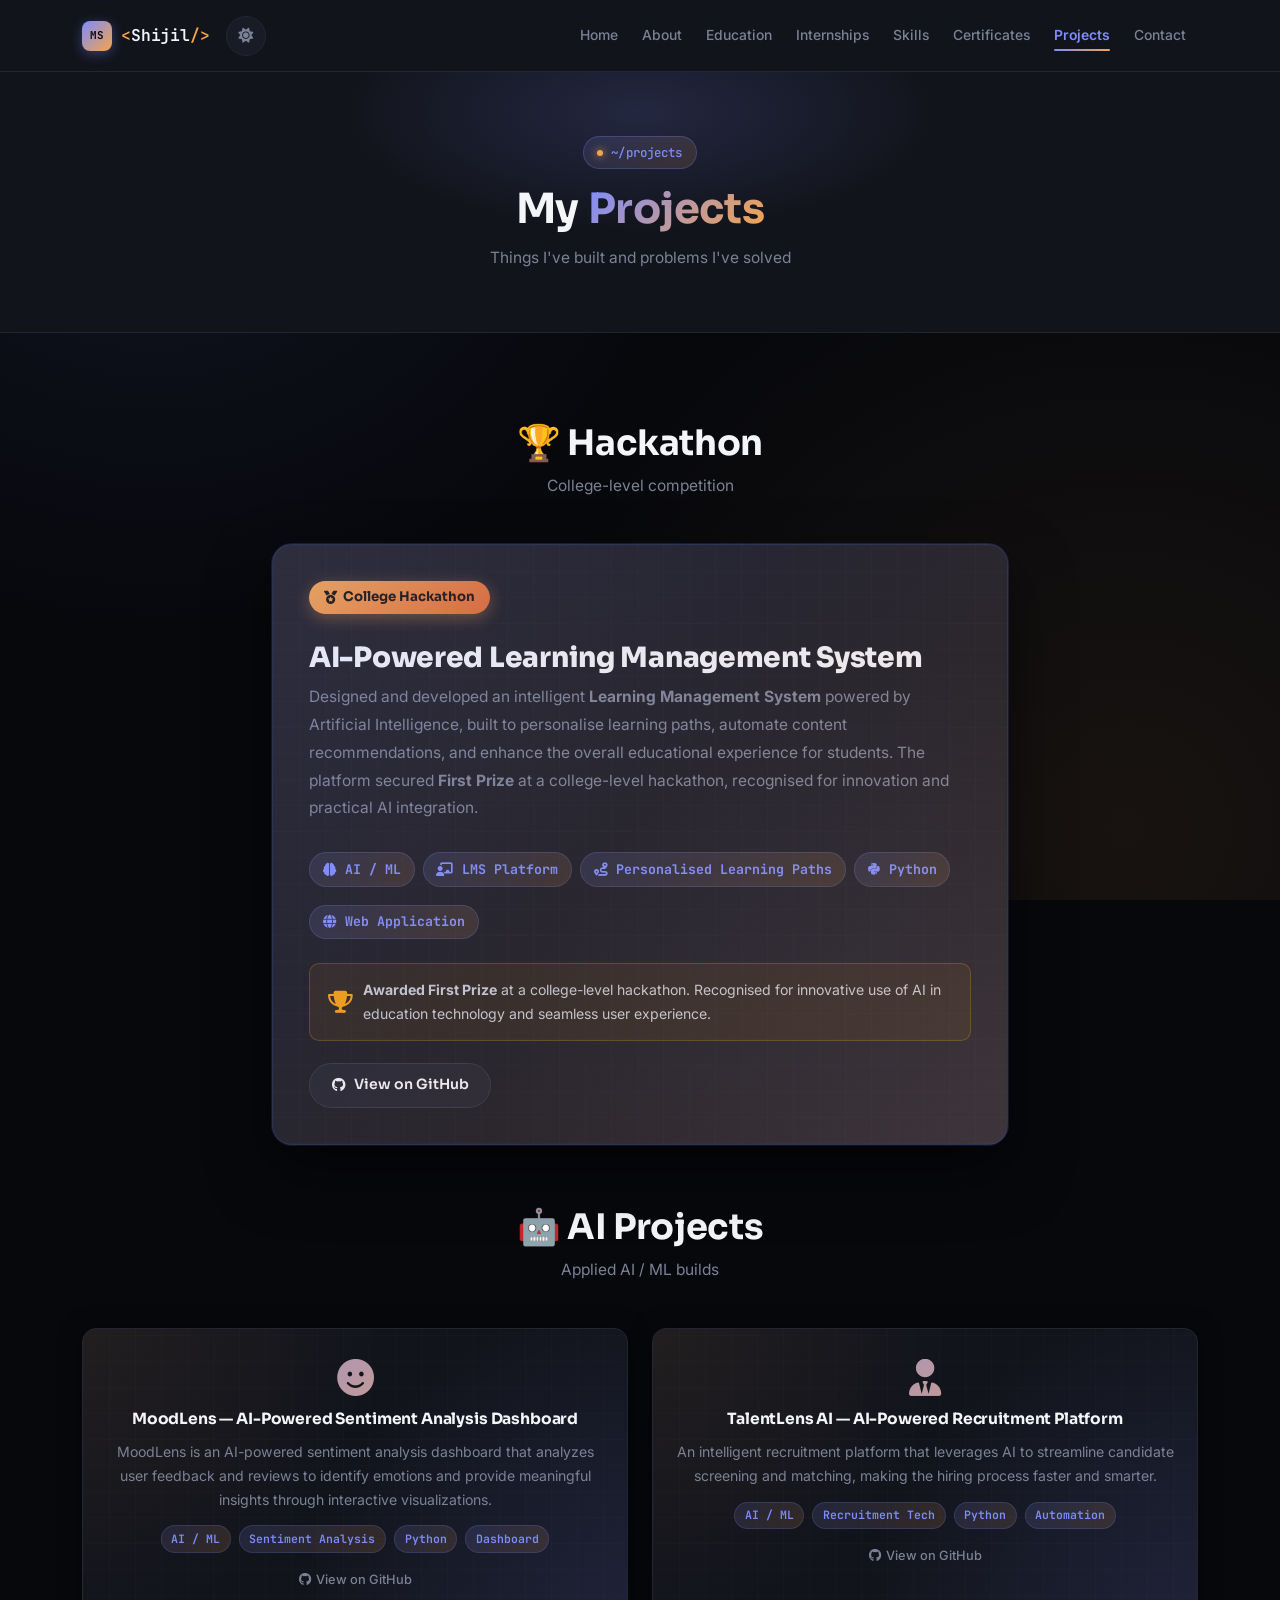
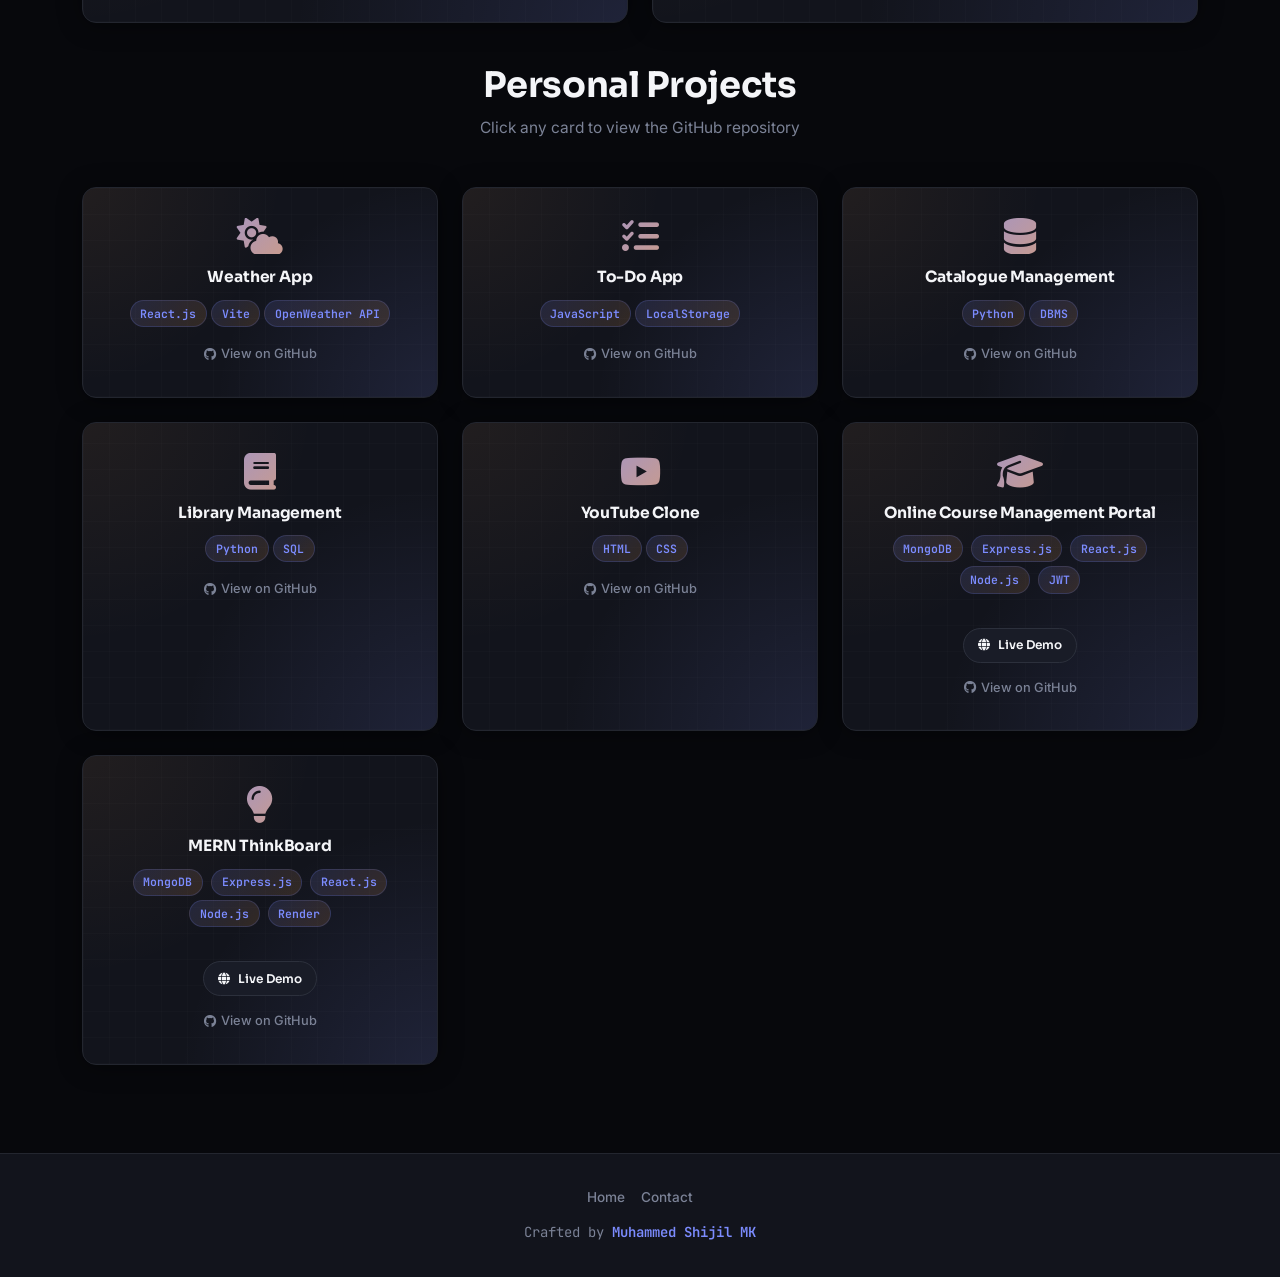
<file: projects.html>
<!DOCTYPE html>
<html lang="en" data-theme="dark">
<head>
  <meta charset="UTF-8">
  <meta name="viewport" content="width=device-width, initial-scale=1.0">
  <title>Projects – Muhammed Shijil MK</title>
  <meta name="description" content="AI and full-stack projects by Muhammed Shijil MK, including MoodLens, TalentLens AI, and more.">
  <link rel="stylesheet" href="https://cdn.jsdelivr.net/npm/bootstrap@5.3.2/dist/css/bootstrap.min.css">
  <link rel="stylesheet" href="https://cdnjs.cloudflare.com/ajax/libs/font-awesome/6.5.1/css/all.min.css">
  <link rel="stylesheet" href="css/style.css">
</head>
<body>

<nav class="navbar navbar-expand-lg fixed-top">
  <div class="container">
    <a class="navbar-brand" href="index.html"><span class="logo-mark">MS</span><span class="brand-tag">&lt;</span>Shijil<span class="brand-tag">/&gt;</span></a>
    <div class="navbar-actions">
      <button class="theme-toggle" id="themeToggle" title="Toggle theme" aria-label="Toggle theme">
        <i class="fas fa-moon" id="themeIcon"></i>
      </button>
      <button class="navbar-toggler" data-bs-toggle="collapse" data-bs-target="#menu" aria-label="Navigation menu">
        <span class="navbar-toggler-icon"></span>
      </button>
    </div>
    <div class="collapse navbar-collapse" id="menu">
      <ul class="navbar-nav ms-auto">
        <li class="nav-item"><a class="nav-link" href="index.html">Home</a></li>
        <li class="nav-item"><a class="nav-link" href="about.html">About</a></li>
        <li class="nav-item"><a class="nav-link" href="education.html">Education</a></li>
        <li class="nav-item"><a class="nav-link" href="internships.html">Internships</a></li>
        <li class="nav-item"><a class="nav-link" href="skills.html">Skills</a></li>
        <li class="nav-item"><a class="nav-link" href="certificates.html">Certificates</a></li>
        <li class="nav-item"><a class="nav-link active" href="projects.html">Projects</a></li>
        <li class="nav-item"><a class="nav-link" href="contact.html">Contact</a></li>
      </ul>
    </div>
  </div>
</nav>

<div class="page-hero">
  <div class="container">
    <span class="eyebrow">~/projects</span>
    <h1>My <span class="gradient-text">Projects</span></h1>
    <p>Things I've built and problems I've solved</p>
  </div>
</div>

<!-- ─── Hackathon ───────────────────────────────────────────── -->
<section class="section" style="padding-bottom:20px;">
  <div class="container">
    <h2 class="section-title">🏆 Hackathon</h2>
    <p class="section-subtitle">College-level competition</p>
    <div class="row justify-content-center">
      <div class="col-lg-8">
        <div class="hackathon-card" data-animate>
          <div>
            <span class="prize-badge"><i class="fas fa-medal"></i>College Hackathon</span>
          </div>
          <h3 style="font-weight:800; margin:12px 0 8px;">AI-Powered Learning Management System</h3>
          <p style="color:var(--muted); font-size:0.97rem; line-height:1.8; margin-bottom:20px;">
            Designed and developed an intelligent <strong>Learning Management System</strong>
            powered by Artificial Intelligence, built to personalise learning paths, automate
            content recommendations, and enhance the overall educational experience for students.
            The platform secured <strong>First Prize</strong> at a college-level hackathon,
            recognised for innovation and practical AI integration.
          </p>
          <div style="display:flex; flex-wrap:wrap; gap:8px; margin-bottom:24px;">
            <span class="badge-score" style="font-size:0.83rem; padding:0.3rem 0.8rem;"><i class="fas fa-brain me-1"></i> AI / ML</span>
            <span class="badge-score" style="font-size:0.83rem; padding:0.3rem 0.8rem;"><i class="fas fa-chalkboard-teacher me-1"></i> LMS Platform</span>
            <span class="badge-score" style="font-size:0.83rem; padding:0.3rem 0.8rem;"><i class="fas fa-route me-1"></i> Personalised Learning Paths</span>
            <span class="badge-score" style="font-size:0.83rem; padding:0.3rem 0.8rem;"><i class="fab fa-python me-1"></i> Python</span>
            <span class="badge-score" style="font-size:0.83rem; padding:0.3rem 0.8rem;"><i class="fas fa-globe me-1"></i> Web Application</span>
          </div>
          <div style="display:flex; align-items:center; gap:10px; background:rgba(245,158,11,0.08); border:1px solid rgba(245,158,11,0.25); border-radius:10px; padding:14px 18px; margin-bottom:22px;">
            <i class="fas fa-trophy" style="color:#f59e0b; font-size:22px;"></i>
            <p style="margin:0; font-size:0.88rem; color:var(--text);">
              <strong>Awarded First Prize</strong> at a college-level hackathon. Recognised for
              innovative use of AI in education technology and seamless user experience.
            </p>
          </div>
          <a href="https://github.com/shij-il/AI-Powered-LMS" target="_blank"
             class="btn-outline-primary-custom" style="margin-top:0; text-decoration:none;">
            <i class="fab fa-github"></i> View on GitHub
          </a>
        </div>
      </div>
    </div>
  </div>
</section>

<!-- ─── AI Projects ────────────────────────────────────────── -->
<section class="section" style="padding-top:40px; padding-bottom:20px;">
  <div class="container">
    <h2 class="section-title">🤖 AI Projects</h2>
    <p class="section-subtitle">Applied AI / ML builds</p>
    <div class="row g-4">

      <div class="col-md-6" data-animate>
        <div class="project-card" onclick="openProject('https://github.com/shij-il/MoodLens')">
          <i class="fas fa-face-smile project-icon"></i>
          <h5>MoodLens — AI-Powered Sentiment Analysis Dashboard</h5>
          <p style="color:var(--muted); font-size:0.88rem; line-height:1.7; margin:8px 0 12px;">
            MoodLens is an AI-powered sentiment analysis dashboard that analyzes user feedback and reviews to identify emotions and provide meaningful insights through interactive visualizations.

          </p>
          <div>
            <span class="tech-tag">AI / ML</span>
            <span class="tech-tag">Sentiment Analysis</span>
            <span class="tech-tag">Python</span>
            <span class="tech-tag">Dashboard</span>
          </div>
          <span class="gh-link"><i class="fab fa-github"></i> View on GitHub</span>
        </div>
      </div>

      <div class="col-md-6" data-animate data-delay="1">
        <div class="project-card" onclick="openProject('https://github.com/shij-il/Talent_Lens_AI')">
          <i class="fas fa-user-tie project-icon"></i>
          <h5>TalentLens AI — AI-Powered Recruitment Platform</h5>
          <p style="color:var(--muted); font-size:0.88rem; line-height:1.7; margin:8px 0 12px;">
            An intelligent recruitment platform that leverages AI to streamline candidate
            screening and matching, making the hiring process faster and smarter.
          </p>
          <div>
            <span class="tech-tag">AI / ML</span>
            <span class="tech-tag">Recruitment Tech</span>
            <span class="tech-tag">Python</span>
            <span class="tech-tag">Automation</span>
          </div>
          <span class="gh-link"><i class="fab fa-github"></i> View on GitHub</span>
        </div>
      </div>

    </div>
  </div>
</section>

<!-- ─── Personal Projects ──────────────────────────────────── -->
<section class="section" style="padding-top:20px;">
  <div class="container">
    <h2 class="section-title">Personal Projects</h2>
    <p class="section-subtitle">Click any card to view the GitHub repository</p>
    <div class="row g-4">

      <div class="col-md-4 col-sm-6" data-animate data-delay="1">
        <div class="project-card" onclick="openProject('https://github.com/shij-il/Weather_app')">
          <i class="fas fa-cloud-sun project-icon"></i>
          <h5>Weather App</h5>
          <div><span class="tech-tag">React.js</span><span class="tech-tag">Vite</span><span class="tech-tag">OpenWeather API</span></div>
          <span class="gh-link"><i class="fab fa-github"></i> View on GitHub</span>
        </div>
      </div>

      <div class="col-md-4 col-sm-6" data-animate data-delay="2">
        <div class="project-card" onclick="openProject('https://github.com/shij-il/todo_list')">
          <i class="fas fa-list-check project-icon"></i>
          <h5>To-Do App</h5>
          <div><span class="tech-tag">JavaScript</span><span class="tech-tag">LocalStorage</span></div>
          <span class="gh-link"><i class="fab fa-github"></i> View on GitHub</span>
        </div>
      </div>

      <div class="col-md-4 col-sm-6" data-animate data-delay="3">
        <div class="project-card" onclick="openProject('https://github.com/shij-il/catalogue_management')">
          <i class="fas fa-database project-icon"></i>
          <h5>Catalogue Management</h5>
          <div><span class="tech-tag">Python</span><span class="tech-tag">DBMS</span></div>
          <span class="gh-link"><i class="fab fa-github"></i> View on GitHub</span>
        </div>
      </div>

      <div class="col-md-4 col-sm-6" data-animate data-delay="1">
        <div class="project-card" onclick="openProject('https://github.com/shij-il/library-management')">
          <i class="fas fa-book project-icon"></i>
          <h5>Library Management</h5>
          <div><span class="tech-tag">Python</span><span class="tech-tag">SQL</span></div>
          <span class="gh-link"><i class="fab fa-github"></i> View on GitHub</span>
        </div>
      </div>

      <div class="col-md-4 col-sm-6" data-animate data-delay="2">
        <div class="project-card" onclick="openProject('https://github.com/shij-il/Youtube_homepage_clone')">
          <i class="fab fa-youtube project-icon"></i>
          <h5>YouTube Clone</h5>
          <div><span class="tech-tag">HTML</span><span class="tech-tag">CSS</span></div>
          <span class="gh-link"><i class="fab fa-github"></i> View on GitHub</span>
        </div>
      </div>

      <div class="col-md-4 col-sm-6" data-animate data-delay="3">
        <div class="project-card" onclick="openProject('https://github.com/shij-il/LMS_Portal')">
          <i class="fas fa-graduation-cap project-icon"></i>
          <h5>Online Course Management Portal</h5>
          
          <div>
            <span class="tech-tag">MongoDB</span>
            <span class="tech-tag">Express.js</span>
            <span class="tech-tag">React.js</span>
            <span class="tech-tag">Node.js</span>
            <span class="tech-tag">JWT</span>
          </div>
          
          <div class="mt-3">
            <a href="https://lms-portal-lboewgyl5-muhammed-shijil-mk-s-projects.vercel.app/"
            target="_blank"
            onclick="event.stopPropagation();"
            class="btn-outline-primary-custom"
            style="font-size:0.75rem;padding:0.4rem 0.9rem;">
              <i class="fas fa-globe"></i> Live Demo
            </a>
          </div>
          
          <span class="gh-link">
            <i class="fab fa-github"></i> View on GitHub
          </span>
        </div>
      </div>

      <div class="col-md-4 col-sm-6" data-animate data-delay="1">
        <div class="project-card" onclick="openProject('https://github.com/shij-il/MERN---THINKBOARD')">
          <i class="fas fa-lightbulb project-icon"></i>
          <h5>MERN ThinkBoard</h5>
          
          <div>
            <span class="tech-tag">MongoDB</span>
            <span class="tech-tag">Express.js</span>
            <span class="tech-tag">React.js</span>
            <span class="tech-tag">Node.js</span>
            <span class="tech-tag">Render</span>
          </div>
          
          <div class="mt-3">
            <a href="https://mern-thinkboard-zluy.onrender.com"
            target="_blank"
            onclick="event.stopPropagation();"
            class="btn-outline-primary-custom"
            style="font-size:0.75rem;padding:0.4rem 0.9rem;">
              <i class="fas fa-globe"></i> Live Demo
            </a>
          </div>
          
          <span class="gh-link">
            <i class="fab fa-github"></i> View on GitHub
          </span>
        </div>
      </div>

    </div>
  </div>
</section>

<footer class="footer">
  <div class="container">
    <div class="footer-links">
      <a href="index.html">Home</a><a href="contact.html">Contact</a>
    </div>
    <p>Crafted by <strong>Muhammed Shijil MK</strong></p>
  </div>
</footer>

<script src="https://cdn.jsdelivr.net/npm/bootstrap@5.3.2/dist/js/bootstrap.bundle.min.js"></script>
<script src="js/main.js"></script>
</body>
</html>
</file>
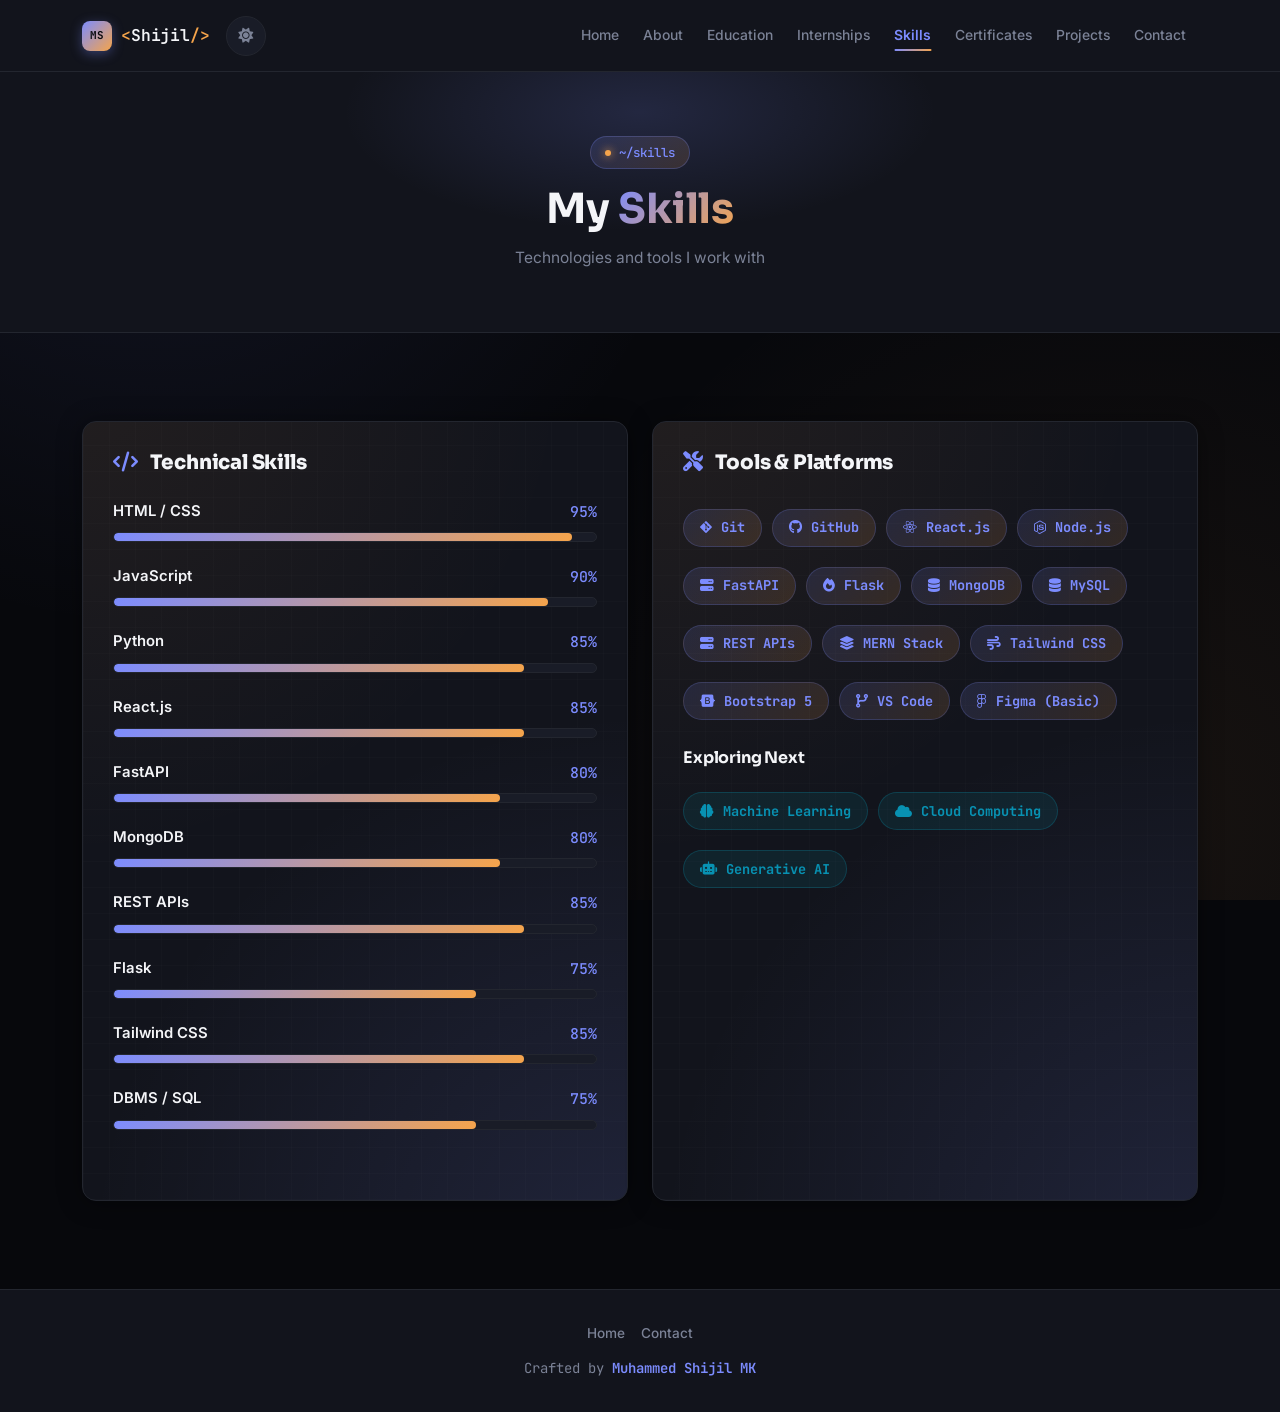
<file: skills.html>
<!DOCTYPE html>
<html lang="en" data-theme="dark">
<head>
  <meta charset="UTF-8">
  <meta name="viewport" content="width=device-width, initial-scale=1.0">
  <title>Skills – Muhammed Shijil MK</title>
  <meta name="description" content="Technical skills and tools of Muhammed Shijil MK, Full Stack Developer and AI enthusiast.">
  <link rel="stylesheet" href="https://cdn.jsdelivr.net/npm/bootstrap@5.3.2/dist/css/bootstrap.min.css">
  <link rel="stylesheet" href="https://cdnjs.cloudflare.com/ajax/libs/font-awesome/6.5.1/css/all.min.css">
  <link rel="stylesheet" href="css/style.css">
</head>
<body>

<nav class="navbar navbar-expand-lg fixed-top">
  <div class="container">
    <a class="navbar-brand" href="index.html"><span class="logo-mark">MS</span><span class="brand-tag">&lt;</span>Shijil<span class="brand-tag">/&gt;</span></a>
    <div class="navbar-actions">
      <button class="theme-toggle" id="themeToggle" title="Toggle theme" aria-label="Toggle theme">
        <i class="fas fa-moon" id="themeIcon"></i>
      </button>
      <button class="navbar-toggler" data-bs-toggle="collapse" data-bs-target="#menu" aria-label="Navigation menu">
        <span class="navbar-toggler-icon"></span>
      </button>
    </div>
    <div class="collapse navbar-collapse" id="menu">
      <ul class="navbar-nav ms-auto">
        <li class="nav-item"><a class="nav-link" href="index.html">Home</a></li>
        <li class="nav-item"><a class="nav-link" href="about.html">About</a></li>
        <li class="nav-item"><a class="nav-link" href="education.html">Education</a></li>
        <li class="nav-item"><a class="nav-link" href="internships.html">Internships</a></li>
        <li class="nav-item"><a class="nav-link active" href="skills.html">Skills</a></li>
        <li class="nav-item"><a class="nav-link" href="certificates.html">Certificates</a></li>
        <li class="nav-item"><a class="nav-link" href="projects.html">Projects</a></li>
        <li class="nav-item"><a class="nav-link" href="contact.html">Contact</a></li>
      </ul>
    </div>
  </div>
</nav>

<div class="page-hero">
  <div class="container">
    <span class="eyebrow">~/skills</span>
    <h1>My <span class="gradient-text">Skills</span></h1>
    <p>Technologies and tools I work with</p>
  </div>
</div>

<section class="section">
  <div class="container">
   <div class="row g-4">

  <!-- Technical Skills -->
  <div class="col-lg-6" data-animate>
    <div class="card-custom h-100">
      <h5 style="font-weight:800; margin-bottom:24px;">
        <i class="fas fa-code me-2" style="color:var(--accent);"></i>
        Technical Skills
      </h5>

      <div class="skill-item">
        <div class="skill-label">
          <span>HTML / CSS</span>
          <span class="skill-pct">95%</span>
        </div>
        <div class="progress">
          <div class="progress-bar" style="width:95%"></div>
        </div>
      </div>

      <div class="skill-item">
        <div class="skill-label">
          <span>JavaScript</span>
          <span class="skill-pct">90%</span>
        </div>
        <div class="progress">
          <div class="progress-bar" style="width:90%"></div>
        </div>
      </div>

      <div class="skill-item">
        <div class="skill-label">
          <span>Python</span>
          <span class="skill-pct">85%</span>
        </div>
        <div class="progress">
          <div class="progress-bar" style="width:85%"></div>
        </div>
      </div>

      <div class="skill-item">
        <div class="skill-label">
          <span>React.js</span>
          <span class="skill-pct">85%</span>
        </div>
        <div class="progress">
          <div class="progress-bar" style="width:85%"></div>
        </div>
      </div>

      <div class="skill-item">
        <div class="skill-label">
          <span>FastAPI</span>
          <span class="skill-pct">80%</span>
        </div>
        <div class="progress">
          <div class="progress-bar" style="width:80%"></div>
        </div>
      </div>

      <div class="skill-item">
        <div class="skill-label">
          <span>MongoDB</span>
          <span class="skill-pct">80%</span>
        </div>
        <div class="progress">
          <div class="progress-bar" style="width:80%"></div>
        </div>
      </div>

      <div class="skill-item">
        <div class="skill-label">
          <span>REST APIs</span>
          <span class="skill-pct">85%</span>
        </div>
        <div class="progress">
          <div class="progress-bar" style="width:85%"></div>
        </div>
      </div>

      <div class="skill-item">
        <div class="skill-label">
          <span>Flask</span>
          <span class="skill-pct">75%</span>
        </div>
        <div class="progress">
          <div class="progress-bar" style="width:75%"></div>
        </div>
      </div>

      <div class="skill-item">
        <div class="skill-label">
          <span>Tailwind CSS</span>
          <span class="skill-pct">85%</span>
        </div>
        <div class="progress">
          <div class="progress-bar" style="width:85%"></div>
        </div>
      </div>

      <div class="skill-item">
        <div class="skill-label">
          <span>DBMS / SQL</span>
          <span class="skill-pct">75%</span>
        </div>
        <div class="progress">
          <div class="progress-bar" style="width:75%"></div>
        </div>
      </div>

    </div>
  </div>

  <!-- Tools & Platforms -->
  <div class="col-lg-6" data-animate data-delay="1">
    <div class="card-custom h-100">

      <h5 style="font-weight:800; margin-bottom:24px;">
        <i class="fas fa-tools me-2" style="color:var(--accent);"></i>
        Tools &amp; Platforms
      </h5>

      <div style="display:flex; flex-wrap:wrap; gap:10px;">

        <span class="badge-score" style="font-size:0.85rem; padding:0.4rem 1rem;">
          <i class="fab fa-git-alt me-1"></i> Git
        </span>

        <span class="badge-score" style="font-size:0.85rem; padding:0.4rem 1rem;">
          <i class="fab fa-github me-1"></i> GitHub
        </span>

        <span class="badge-score" style="font-size:0.85rem; padding:0.4rem 1rem;">
          <i class="fab fa-react me-1"></i> React.js
        </span>

        <span class="badge-score" style="font-size:0.85rem; padding:0.4rem 1rem;">
          <i class="fab fa-node-js me-1"></i> Node.js
        </span>

        <span class="badge-score" style="font-size:0.85rem; padding:0.4rem 1rem;">
          <i class="fas fa-server me-1"></i> FastAPI
        </span>

        <span class="badge-score" style="font-size:0.85rem; padding:0.4rem 1rem;">
          <i class="fas fa-fire me-1"></i> Flask
        </span>

        <span class="badge-score" style="font-size:0.85rem; padding:0.4rem 1rem;">
          <i class="fas fa-database me-1"></i> MongoDB
        </span>

        <span class="badge-score" style="font-size:0.85rem; padding:0.4rem 1rem;">
          <i class="fas fa-database me-1"></i> MySQL
        </span>

        <span class="badge-score" style="font-size:0.85rem; padding:0.4rem 1rem;">
          <i class="fas fa-server me-1"></i> REST APIs
        </span>

        <span class="badge-score" style="font-size:0.85rem; padding:0.4rem 1rem;">
          <i class="fas fa-layer-group me-1"></i> MERN Stack
        </span>

        <span class="badge-score" style="font-size:0.85rem; padding:0.4rem 1rem;">
          <i class="fas fa-wind me-1"></i> Tailwind CSS
        </span>

        <span class="badge-score" style="font-size:0.85rem; padding:0.4rem 1rem;">
          <i class="fab fa-bootstrap me-1"></i> Bootstrap 5
        </span>

        <span class="badge-score" style="font-size:0.85rem; padding:0.4rem 1rem;">
          <i class="fas fa-code-branch me-1"></i> VS Code
        </span>

        <span class="badge-score" style="font-size:0.85rem; padding:0.4rem 1rem;">
          <i class="fab fa-figma me-1"></i> Figma (Basic)
        </span>

      </div>

      <div style="margin-top:28px;">
        <h6 style="font-weight:700; color:var(--dark); margin-bottom:14px;">
          Exploring Next
        </h6>

        <div style="display:flex; flex-wrap:wrap; gap:10px;">

          <span class="badge-score"
                style="font-size:0.85rem; padding:0.4rem 1rem;
                background:rgba(6,182,212,0.09);
                color:#0891b2;
                border-color:rgba(6,182,212,0.2);">
            <i class="fas fa-brain me-1"></i> Machine Learning
          </span>

          <span class="badge-score"
                style="font-size:0.85rem; padding:0.4rem 1rem;
                background:rgba(6,182,212,0.09);
                color:#0891b2;
                border-color:rgba(6,182,212,0.2);">
            <i class="fas fa-cloud me-1"></i> Cloud Computing
          </span>

          <span class="badge-score"
                style="font-size:0.85rem; padding:0.4rem 1rem;
                background:rgba(6,182,212,0.09);
                color:#0891b2;
                border-color:rgba(6,182,212,0.2);">
            <i class="fas fa-robot me-1"></i> Generative AI
          </span>

        </div>
      </div>

    </div>
  </div>

</div>
  </div>
</section>

<footer class="footer">
  <div class="container">
    <div class="footer-links">
      <a href="index.html">Home</a><a href="contact.html">Contact</a>
    </div>
    <p>Crafted by <strong>Muhammed Shijil MK</strong></p>
  </div>
</footer>

<script src="https://cdn.jsdelivr.net/npm/bootstrap@5.3.2/dist/js/bootstrap.bundle.min.js"></script>
<script src="js/main.js"></script>
</body>
</html>
</file>
<file: css/style.css>
@import url('https://fonts.googleapis.com/css2?family=Sora:wght@400;500;600;700;800&family=Inter:wght@400;500;600;700&family=JetBrains+Mono:wght@400;500;600&display=swap');

/* ═══════════════════════════════════════════════════════════
   DESIGN TOKENS — DARK (DEFAULT)
   Duotone identity: indigo (--accent) + amber (--accent-2),
   a nod to syntax-highlighted code — fits a full-stack/AI dev.
═══════════════════════════════════════════════════════════ */
:root {
  --font-display: 'Sora', sans-serif;
  --font-body:    'Inter', sans-serif;
  --font-mono:    'JetBrains Mono', monospace;

  --accent:     #7C8CFF;
  --accent-2:   #F5A44B;
  --gradient:      linear-gradient(135deg, #7C8CFF 0%, #F5A44B 100%);
  --gradient-soft: linear-gradient(135deg, rgba(124,140,255,0.14), rgba(245,164,75,0.14));

  --bg:        #07080c;
  --surface:   #12141c;
  --surface-2: #191c27;
  --dark:      #f4f5f8;
  --text:      #c4c9d4;
  --muted:     #7b8296;
  --border:    #23262f;
  --border-2:  #2c303c;

  --card-shadow:       0 2px 24px rgba(0,0,0,0.4);
  --card-hover-shadow: 0 26px 60px rgba(0,0,0,0.55), 0 0 0 1px rgba(124,140,255,0.18);
  --navbar-shadow:     0 4px 30px rgba(0,0,0,0.5);

  --navbar-h:  72px;
  --radius-xs: 6px;
  --radius-sm: 10px;
  --radius:    14px;
  --radius-lg: 20px;
  --radius-xl: 28px;

  --transition: 0.3s cubic-bezier(0.4, 0, 0.2, 1);
}

/* ═══════════════════════════════════════════════════════════
   LIGHT THEME OVERRIDES
═══════════════════════════════════════════════════════════ */
[data-theme="light"] {
  --accent:   #4A55D6;
  --accent-2: #C97A2C;
  --gradient:      linear-gradient(135deg, #4A55D6 0%, #C97A2C 100%);
  --gradient-soft: linear-gradient(135deg, rgba(74,85,214,0.08), rgba(201,122,44,0.08));

  --bg:        #f6f7fb;
  --surface:   #ffffff;
  --surface-2: #eef0f6;
  --dark:      #171a24;
  --text:      #4b5164;
  --muted:     #767d90;
  --border:    #e4e7ef;
  --border-2:  #d6dae5;

  --card-shadow:       0 2px 18px rgba(30,41,59,0.06);
  --card-hover-shadow: 0 22px 50px rgba(30,41,59,0.12), 0 0 0 1px rgba(74,85,214,0.08);
  --navbar-shadow:     0 4px 22px rgba(30,41,59,0.07);
}

/* ═══════════════════════════════════════════════════════════
   RESET & BASE
═══════════════════════════════════════════════════════════ */
*, *::before, *::after { margin: 0; padding: 0; box-sizing: border-box; }
html { scroll-behavior: smooth; background: var(--bg); }

body {
  font-family: var(--font-body);
  background: var(--bg);
  color: var(--text);
  padding-top: var(--navbar-h);
  line-height: 1.7;
  -webkit-font-smoothing: antialiased;
  overflow-x: hidden;
  transition: background var(--transition), color var(--transition);
  background-image:
    radial-gradient(circle at 12% 8%, rgba(124,140,255,0.10) 0%, transparent 40%),
    radial-gradient(circle at 88% 92%, rgba(245,164,75,0.07) 0%, transparent 45%);
  background-attachment: fixed;
}

h1,h2,h3,h4,h5,h6 {
  font-family: var(--font-display);
  color: var(--dark);
  line-height: 1.25;
  letter-spacing: -0.01em;
}

a { text-decoration: none; }
img { max-width: 100%; }
::selection { background: rgba(124,140,255,0.35); color: var(--dark); }

/* Respect reduced motion */
@media (prefers-reduced-motion: reduce) {
  *, *::before, *::after { animation-duration: 0.01ms !important; animation-iteration-count: 1 !important; transition-duration: 0.01ms !important; scroll-behavior: auto !important; }
}

/* ── Terminal-style eyebrow label (signature motif) ───────── */
.eyebrow {
  display: inline-flex; align-items: center; gap: 8px;
  font-family: var(--font-mono);
  font-size: 0.78rem; font-weight: 500;
  color: var(--accent);
  background: var(--gradient-soft);
  border: 1px solid rgba(124,140,255,0.25);
  padding: 0.32rem 0.85rem;
  border-radius: 50px;
  margin-bottom: 14px;
  letter-spacing: 0.01em;
}
.eyebrow::before {
  content: '';
  width: 6px; height: 6px; border-radius: 50%;
  background: var(--accent-2);
  box-shadow: 0 0 8px var(--accent-2);
  flex-shrink: 0;
  animation: eyebrowPulse 2s ease infinite;
}
@keyframes eyebrowPulse { 0%,100% { opacity: 1; } 50% { opacity: 0.35; } }

/* ═══════════════════════════════════════════════════════════
   SCROLL ANIMATIONS
═══════════════════════════════════════════════════════════ */
[data-animate] {
  opacity: 0;
  transform: translateY(28px);
  transition: opacity 0.65s cubic-bezier(0.22,0.68,0,1.1),
              transform 0.65s cubic-bezier(0.22,0.68,0,1.1);
}
[data-animate].is-visible { opacity: 1; transform: translateY(0); }
[data-animate][data-delay="1"] { transition-delay: 0.1s; }
[data-animate][data-delay="2"] { transition-delay: 0.2s; }
[data-animate][data-delay="3"] { transition-delay: 0.3s; }
[data-animate][data-delay="4"] { transition-delay: 0.4s; }
[data-animate][data-delay="5"] { transition-delay: 0.5s; }

/* ═══════════════════════════════════════════════════════════
   NAVBAR
═══════════════════════════════════════════════════════════ */
.navbar {
  position: fixed !important;
  top: 0; left: 0; right: 0;
  height: var(--navbar-h);
  background: rgba(var(--surface-rgb, 18,20,28), 0.85) !important;
  background: var(--surface) !important;
  backdrop-filter: saturate(180%) blur(14px);
  -webkit-backdrop-filter: saturate(180%) blur(14px);
  border-bottom: 1px solid var(--border);
  z-index: 9999;
  overflow: visible !important;
  transition: background var(--transition), border-color var(--transition), box-shadow var(--transition);
}
.navbar .container { height: 100%; display: flex; align-items: center; position: relative; }

.navbar-brand {
  font-family: var(--font-mono);
  font-weight: 600;
  font-size: 1.02rem;
  color: var(--dark) !important;
  flex-shrink: 0;
  letter-spacing: -0.01em;
  display: inline-flex; align-items: center;
}
.brand-tag { color: var(--accent-2); font-weight: 600; }
.logo-mark {
  display: inline-flex; align-items: center; justify-content: center;
  width: 30px; height: 30px;
  border-radius: 8px;
  background: var(--gradient);
  color: #0a0b0f;
  font-family: var(--font-mono);
  font-weight: 700; font-size: 0.68rem;
  margin-right: 9px;
  flex-shrink: 0;
  box-shadow: 0 3px 12px rgba(124,140,255,0.35);
  letter-spacing: -0.02em;
}

.navbar-actions { display: flex; align-items: center; gap: 6px; margin-left: auto; }

/* ── Theme Toggle ──────────────────────────────────────── */
.theme-toggle {
  width: 40px; height: 40px;
  border-radius: 50%;
  border: 1.5px solid var(--border);
  background: var(--surface-2);
  color: var(--muted);
  display: flex; align-items: center; justify-content: center;
  cursor: pointer;
  font-size: 15px;
  transition: all var(--transition);
  flex-shrink: 0;
}
.theme-toggle:hover {
  background: var(--gradient);
  color: #0a0b0f;
  border-color: transparent;
  box-shadow: 0 4px 16px rgba(124,140,255,0.4);
  transform: rotate(15deg) scale(1.08);
}

/* ── Hamburger ─────────────────────────────────────────── */
.navbar-toggler {
  border: none !important; background: transparent !important; box-shadow: none !important;
  padding: 8px; border-radius: var(--radius-sm);
  transition: background var(--transition);
  z-index: 10001; position: relative;
}
.navbar-toggler:focus { box-shadow: none !important; outline: none !important; }
.navbar-toggler:hover { background: var(--surface-2) !important; }
.navbar-toggler-icon {
  background-image: url("data:image/svg+xml,%3csvg xmlns='http://www.w3.org/2000/svg' viewBox='0 0 30 30'%3e%3cpath stroke='%237C8CFF' stroke-linecap='round' stroke-miterlimit='10' stroke-width='2.5' d='M4 7h22M4 15h22M4 23h22'/%3e%3c/svg%3e") !important;
  width: 24px; height: 24px;
}

.hamburger-pulse::after {
  content: '';
  position: absolute; top: 50%; left: 50%;
  transform: translate(-50%, -50%);
  width: 42px; height: 42px; border-radius: 50%;
  border: 2px solid var(--accent);
  animation: pulseRing 2s ease infinite;
  pointer-events: none;
}
@keyframes pulseRing {
  0%   { transform: translate(-50%,-50%) scale(0.8); opacity: 0.8; }
  70%  { transform: translate(-50%,-50%) scale(1.3); opacity: 0; }
  100% { transform: translate(-50%,-50%) scale(1.3); opacity: 0; }
}

/* ── Desktop Nav Links ─────────────────────────────────── */
@media (min-width: 992px) {
  .navbar-actions { margin-left: 0; }
  .navbar-collapse { margin-left: auto; }

  .nav-link {
    font-family: var(--font-body);
    font-weight: 500; font-size: 0.87rem;
    color: var(--muted) !important;
    padding: 0.35rem 0.75rem !important;
    border-radius: var(--radius-sm);
    transition: all 0.22s ease;
    white-space: nowrap; position: relative;
  }
  .nav-link::after {
    content: '';
    position: absolute; bottom: 2px; left: 50%;
    transform: translateX(-50%) scaleX(0);
    width: calc(100% - 24px); height: 2px;
    background: var(--gradient); border-radius: 2px;
    transition: transform 0.25s ease;
  }
  .nav-link:hover { color: var(--dark) !important; }
  .nav-link:hover::after { transform: translateX(-50%) scaleX(1); }
  .nav-link.active { color: var(--accent) !important; font-weight: 600; }
  .nav-link.active::after { transform: translateX(-50%) scaleX(1); }
}

/* ── Mobile Nav Dropdown ───────────────────────────────── */
@media (max-width: 991.98px) {
  .navbar-actions { order: 2; }
  .navbar-collapse {
    position: absolute !important;
    top: var(--navbar-h) !important; left: 0 !important; right: 0 !important;
    background: var(--surface) !important;
    border-top: 2px solid rgba(124,140,255,0.15);
    border-bottom: 1px solid var(--border);
    box-shadow: 0 20px 60px rgba(0,0,0,0.35);
    border-radius: 0 0 20px 20px;
    padding: 12px 16px 20px !important;
    z-index: 9998 !important;
    transition: background var(--transition) !important;
  }
  .navbar-nav { width: 100%; gap: 2px !important; }
  .nav-item { width: 100%; }
  .nav-link {
    display: flex !important; align-items: center; gap: 10px; width: 100%;
    font-size: 0.97rem !important; font-weight: 500 !important;
    color: var(--text) !important;
    padding: 12px 16px !important; border-radius: var(--radius-sm) !important;
    transition: all 0.2s ease;
  }
  .nav-link::before {
    content: ''; width: 6px; height: 6px; border-radius: 50%;
    background: var(--border-2); flex-shrink: 0;
    transition: background 0.2s, transform 0.2s;
  }
  .nav-link:hover { background: var(--surface-2) !important; color: var(--dark) !important; padding-left: 20px !important; }
  .nav-link:hover::before { background: var(--accent); transform: scale(1.4); }
  .nav-link.active {
    background: var(--gradient) !important; color: #0a0b0f !important; font-weight: 700 !important;
    box-shadow: 0 4px 16px rgba(124,140,255,0.3);
  }
  .nav-link.active::before { background: rgba(10,11,15,0.6); }
  .nav-link.active:hover { padding-left: 16px !important; color: #0a0b0f !important; }
  .nav-item + .nav-item { border-top: 1px solid var(--border); }
  .navbar-brand { font-size: 0.95rem; }
}

/* ── Mobile Nav Hint Toast ─────────────────────────────── */
.nav-hint {
  position: fixed; bottom: 24px; left: 50%;
  transform: translateX(-50%) translateY(80px);
  background: var(--dark); color: var(--bg);
  padding: 12px 20px 12px 16px; border-radius: 50px;
  display: flex; align-items: center; gap: 10px;
  font-size: 0.84rem; font-weight: 500; font-family: var(--font-mono);
  box-shadow: 0 8px 30px rgba(0,0,0,0.4);
  z-index: 9000; opacity: 0;
  transition: all 0.5s cubic-bezier(0.34,1.56,0.64,1);
  white-space: nowrap; pointer-events: none;
}
.nav-hint.show { opacity: 1; transform: translateX(-50%) translateY(0); pointer-events: auto; }
.nav-hint i { font-size: 16px; color: var(--accent-2); animation: swingIcon 1s ease infinite; }
@keyframes swingIcon { 0%,100% { transform: rotate(-10deg); } 50% { transform: rotate(10deg); } }
.nav-hint-close { background: none; border: none; cursor: pointer; color: inherit; opacity: 0.5; padding: 2px 4px; font-size: 12px; line-height: 1; margin-left: 4px; transition: opacity 0.2s; }
.nav-hint-close:hover { opacity: 1; }

/* ═══════════════════════════════════════════════════════════
   SECTIONS
═══════════════════════════════════════════════════════════ */
.section { padding: 88px 0; }
@media (max-width: 767px) { .section { padding: 58px 0; } }

.section-title {
  font-size: clamp(1.6rem, 5vw, 2.2rem);
  font-weight: 700; text-align: center; margin-bottom: 0.5rem;
  color: var(--dark);
}
.section-subtitle { text-align: center; color: var(--muted); font-size: 0.97rem; margin-bottom: 2.8rem; }

/* ═══════════════════════════════════════════════════════════
   PAGE HERO
═══════════════════════════════════════════════════════════ */
.page-hero {
  background-color: var(--surface);
  padding: 64px 20px 44px;
  text-align: center;
  border-bottom: 1px solid var(--border);
  position: relative; overflow: hidden;
  transition: background var(--transition);
}
.page-hero::before {
  content: '';
  position: absolute; top: -80px; left: 50%; transform: translateX(-50%);
  width: 600px; height: 240px;
  background: radial-gradient(ellipse, rgba(124,140,255,0.16) 0%, transparent 70%);
  pointer-events: none;
}
.page-hero .eyebrow { position: relative; }
.page-hero h1 { font-size: clamp(1.8rem, 6vw, 2.6rem); font-weight: 700; position: relative; }
.page-hero p  { color: var(--muted); font-size: 0.97rem; margin-top: 10px; position: relative; }

/* ═══════════════════════════════════════════════════════════
   HERO (index) — premium two-column layout
═══════════════════════════════════════════════════════════ */
.hero {
  min-height: calc(100vh - var(--navbar-h));
  display: flex; align-items: center;
  background: var(--bg);
  position: relative; overflow: hidden;
  padding: 56px 16px;
  transition: background var(--transition);
}
.hero::before, .hero::after { content: ''; position: absolute; border-radius: 50%; pointer-events: none; }
.hero::before {
  width: 520px; height: 520px;
  background: radial-gradient(circle, rgba(124,140,255,0.12) 0%, transparent 65%);
  top: -160px; left: -160px;
  animation: floatBlob 9s ease-in-out infinite;
}
.hero::after {
  width: 420px; height: 420px;
  background: radial-gradient(circle, rgba(245,164,75,0.09) 0%, transparent 65%);
  bottom: -120px; right: -120px;
  animation: floatBlob 11s ease-in-out infinite reverse;
}
@keyframes floatBlob {
  0%,100% { transform: translate(0,0) scale(1); }
  33%     { transform: translate(30px,-20px) scale(1.05); }
  66%     { transform: translate(-20px,15px) scale(0.97); }
}

.hero-grid {
  position: relative; z-index: 1;
  display: grid;
  grid-template-columns: 1.05fr 0.95fr;
  gap: 48px;
  align-items: center;
  width: 100%;
}
@media (max-width: 991px) {
  .hero-grid { grid-template-columns: 1fr; text-align: center; gap: 40px; }
  .hero-visual { order: -1; }
}

.hero-content { animation: heroFadeUp 0.9s cubic-bezier(.22,.68,0,1.2) both; }
@keyframes heroFadeUp { from { opacity: 0; transform: translateY(32px); } to { opacity: 1; transform: translateY(0); } }

.hero-name {
  font-size: clamp(2rem, 5.2vw, 3.4rem);
  font-weight: 700; margin-bottom: 0.6rem;
  animation: heroFadeUp 0.7s 0.3s both;
}
.hero-name .line { display: block; }
.gradient-text {
  background: var(--gradient);
  background-clip: text; -webkit-background-clip: text; -webkit-text-fill-color: transparent;
}
.hero-role {
  font-family: var(--font-mono);
  font-size: clamp(0.9rem, 2.4vw, 1.05rem);
  color: var(--muted); margin-bottom: 1.6rem;
  animation: heroFadeUp 0.7s 0.4s both;
  min-height: 1.4em;
}
.hero-summary {
  color: var(--muted); font-size: 1rem; max-width: 46ch;
  margin-bottom: 2rem;
  animation: heroFadeUp 0.7s 0.5s both;
}
@media (max-width: 991px) { .hero-summary { max-width: none; margin-left: auto; margin-right: auto; } }

/* ── Typing cursor effect ──────────────────────────────── */
.typed-cursor {
  display: inline-block; color: var(--accent-2);
  animation: blink 0.9s step-end infinite; font-weight: 300;
}
@keyframes blink { 0%,100% { opacity: 1; } 50% { opacity: 0; } }

/* ── Hero Buttons ──────────────────────────────────────── */
.hero-buttons {
  display: flex; gap: 14px; margin-bottom: 2rem; flex-wrap: wrap;
  animation: heroFadeUp 0.7s 0.6s both;
}
@media (max-width: 991px) { .hero-buttons { justify-content: center; } }
.hero-btn {
  display: inline-flex; align-items: center; justify-content: center;
  gap: 8px; padding: 0.78rem 1.7rem;
  border-radius: var(--radius-sm);
  font-family: var(--font-display); font-weight: 600; font-size: 0.93rem;
  transition: all 0.28s ease; border: none; cursor: pointer; white-space: nowrap;
}
.btn-gradient {
  background: var(--gradient); color: #0a0b0f;
  box-shadow: 0 8px 26px rgba(124,140,255,0.28);
}
.btn-gradient:hover { color: #0a0b0f; transform: translateY(-3px); box-shadow: 0 16px 36px rgba(124,140,255,0.4); }
.btn-outline { border: 1.5px solid var(--border-2); color: var(--dark); background-color: var(--surface); }
.btn-outline:hover { border-color: var(--accent); color: var(--accent); transform: translateY(-3px); box-shadow: var(--card-hover-shadow); }

@media (max-width: 420px) {
  .hero-buttons { flex-direction: column; align-items: center; }
  .hero-btn { width: 100%; max-width: 260px; }
}

/* ── Social Links ──────────────────────────────────────── */
.social-links {
  display: flex; gap: 10px; flex-wrap: wrap;
  animation: heroFadeUp 0.7s 0.7s both;
}
@media (max-width: 991px) { .social-links { justify-content: center; } }
.social-link {
  width: 44px; height: 44px; border-radius: 50%;
  display: flex; align-items: center; justify-content: center;
  background-color: var(--surface); color: var(--text); font-size: 17px;
  box-shadow: var(--card-shadow); border: 1px solid var(--border);
  transition: all 0.28s cubic-bezier(0.34,1.56,0.64,1);
}
.social-link:hover {
  background: var(--gradient); color: #0a0b0f; border-color: transparent;
  transform: translateY(-5px) scale(1.1);
  box-shadow: 0 12px 26px rgba(124,140,255,0.35);
}
.social-link.leetcode-link { font-family: var(--font-mono); font-weight: 700; font-size: 11px; letter-spacing: -0.5px; }

/* ── Hero Visual: portrait with glow orbit ─────────────── */
.hero-visual { display: flex; justify-content: center; position: relative; }
.portrait-frame {
  position: relative;
  width: min(340px, 78vw); aspect-ratio: 4 / 5;
  animation: profilePop 0.9s 0.25s cubic-bezier(.34,1.56,.64,1) both;
}
@keyframes profilePop { from { opacity: 0; transform: scale(0.85); } to { opacity: 1; transform: scale(1); } }

.portrait-frame::before {
  content: '';
  position: absolute; inset: -18px;
  border-radius: var(--radius-xl);
  background: conic-gradient(from 220deg, var(--accent), var(--accent-2), var(--accent));
  opacity: 0.55;
  filter: blur(28px);
  animation: orbitSpin 10s linear infinite;
}
@keyframes orbitSpin { to { transform: rotate(360deg); } }

.portrait-frame::after {
  content: '';
  position: absolute; inset: -1px;
  border-radius: var(--radius-lg);
  border: 1px solid var(--border-2);
  pointer-events: none;
}
.portrait-frame img {
  position: relative; z-index: 1;
  width: 100%; height: 100%;
  object-fit: cover;
  object-position: center 15%;
  border-radius: var(--radius-lg);
  box-shadow: 0 30px 70px rgba(0,0,0,0.5);
  display: block;
}

.stat-float {
  position: absolute;
  background-color: var(--surface);
  border: 1px solid var(--border);
  border-radius: var(--radius);
  padding: 10px 16px;
  box-shadow: var(--card-hover-shadow);
  font-family: var(--font-mono);
  font-size: 0.78rem;
  color: var(--text);
  z-index: 2;
  display: flex; align-items: center; gap: 8px;
  animation: statFloat 4s ease-in-out infinite;
}
.stat-float strong { font-family: var(--font-display); color: var(--dark); font-size: 0.95rem; }
.stat-float.stat-1 { top: 8%; right: -6%; animation-delay: 0s; }
.stat-float.stat-2 { bottom: 10%; left: -8%; animation-delay: 1.4s; }
@keyframes statFloat { 0%,100% { transform: translateY(0); } 50% { transform: translateY(-8px); } }
@media (max-width: 480px) {
  .stat-float { padding: 7px 11px; font-size: 0.7rem; }
  .stat-float.stat-1 { right: 0; }
  .stat-float.stat-2 { left: 0; }
}

/* ═══════════════════════════════════════════════════════════
   CARDS
═══════════════════════════════════════════════════════════ */
.card-custom, .card-box,
.project-card, .cert-card, .internship-card, .hackathon-card,
.contact-form-wrap, .timeline-body {
  background-color: var(--surface);
  background-image:
    radial-gradient(circle at 105% 110%, rgba(124,140,255,0.14) 0%, transparent 55%),
    radial-gradient(circle at -5% -10%, rgba(245,164,75,0.08) 0%, transparent 50%),
    repeating-linear-gradient(0deg, rgba(255,255,255,0.025) 0px, transparent 1px, transparent 26px),
    repeating-linear-gradient(90deg, rgba(255,255,255,0.025) 0px, transparent 1px, transparent 26px);
  background-repeat: no-repeat, no-repeat, repeat, repeat;
}
[data-theme="light"] .card-custom, [data-theme="light"] .card-box,
[data-theme="light"] .project-card, [data-theme="light"] .cert-card,
[data-theme="light"] .internship-card, [data-theme="light"] .hackathon-card,
[data-theme="light"] .contact-form-wrap, [data-theme="light"] .timeline-body {
  background-image:
    radial-gradient(circle at 105% 110%, rgba(74,85,214,0.06) 0%, transparent 55%),
    radial-gradient(circle at -5% -10%, rgba(201,122,44,0.05) 0%, transparent 50%),
    repeating-linear-gradient(0deg, rgba(20,22,31,0.02) 0px, transparent 1px, transparent 26px),
    repeating-linear-gradient(90deg, rgba(20,22,31,0.02) 0px, transparent 1px, transparent 26px);
}

.card-custom, .card-box {
  background-color: var(--surface);
  border-radius: var(--radius);
  padding: 28px 30px; margin-bottom: 20px;
  border: 1px solid var(--border);
  box-shadow: var(--card-shadow);
  transition: all var(--transition);
}
.card-custom:hover, .card-box:hover {
  transform: translateY(-4px);
  box-shadow: var(--card-hover-shadow);
  border-color: rgba(124,140,255,0.28);
}
@media (max-width: 576px) { .card-custom, .card-box { padding: 20px; } }

/* ═══════════════════════════════════════════════════════════
   TIMELINE
═══════════════════════════════════════════════════════════ */
.timeline { position: relative; }
.timeline::before {
  content: ''; position: absolute; left: 25px; top: 26px;
  width: 2px; height: calc(100% - 52px);
  background: linear-gradient(180deg, var(--accent), var(--accent-2), transparent);
  opacity: 0.3;
}
.timeline-item { display: flex; gap: 20px; margin-bottom: 28px; align-items: flex-start; position: relative; }
.timeline-icon {
  flex-shrink: 0; width: 52px; height: 52px; border-radius: 50%;
  background: var(--gradient);
  display: flex; align-items: center; justify-content: center;
  color: #0a0b0f; font-size: 18px;
  box-shadow: 0 6px 20px rgba(124,140,255,0.3);
  position: relative; z-index: 1; transition: transform 0.3s;
}
.timeline-item:hover .timeline-icon { transform: scale(1.1) rotate(-5deg); }
@media (max-width: 480px) {
  .timeline-icon { width: 42px; height: 42px; font-size: 15px; }
  .timeline-item { gap: 14px; }
  .timeline::before { left: 21px; }
}
.timeline-body {
  background-color: var(--surface); border-radius: var(--radius);
  padding: 22px 26px; border: 1px solid var(--border);
  box-shadow: var(--card-shadow); flex: 1;
  transition: all var(--transition);
}
.timeline-body:hover { transform: translateX(4px); box-shadow: var(--card-hover-shadow); border-color: rgba(124,140,255,0.28); }
.timeline-body h5 { font-size: 1rem; font-weight: 700; margin-bottom: 5px; }
.timeline-body p  { color: var(--muted); margin: 0; font-size: 0.9rem; }

.badge-score {
  display: inline-flex; align-items: center; gap: 5px;
  background: var(--gradient-soft); color: var(--accent); font-weight: 700; font-size: 0.8rem;
  border-radius: 50px; padding: 0.22rem 0.85rem; margin-top: 10px;
  border: 1px solid rgba(124,140,255,0.2);
  font-family: var(--font-mono);
}

/* ═══════════════════════════════════════════════════════════
   SKILLS
═══════════════════════════════════════════════════════════ */
.skill-item { margin-bottom: 22px; }
.skill-label { display: flex; justify-content: space-between; font-weight: 600; font-size: 0.93rem; margin-bottom: 8px; color: var(--dark); }
.skill-pct { color: var(--accent); font-family: var(--font-mono); font-weight: 500; }
.progress { height: 10px; border-radius: 50px; background: var(--surface-2); overflow: hidden; border: 1px solid var(--border); }
.progress-bar {
  border-radius: 50px; background: var(--gradient);
  animation: loadSkill 1.4s cubic-bezier(.22,.68,0,1.2) both; animation-delay: 0.4s;
  position: relative; overflow: hidden;
}
.progress-bar::after {
  content: ''; position: absolute; top: 0; left: -100%; width: 60%; height: 100%;
  background: linear-gradient(90deg, transparent, rgba(255,255,255,0.35), transparent);
  animation: shimmer 2.5s 1.8s ease infinite;
}
@keyframes loadSkill { from { width: 0 !important; } }
@keyframes shimmer { to { left: 200%; } }

/* ═══════════════════════════════════════════════════════════
   PROJECTS
═══════════════════════════════════════════════════════════ */
.project-card {
  background-color: var(--surface); border-radius: var(--radius);
  padding: 30px 22px; border: 1px solid var(--border);
  box-shadow: var(--card-shadow);
  transition: all 0.32s cubic-bezier(0.34,1.56,0.64,1);
  cursor: pointer; text-align: center;
  position: relative; overflow: hidden; height: 100%;
}
.project-card::before {
  content: ''; position: absolute; top: 0; left: 0; right: 0; height: 3px;
  background: var(--gradient); transform: scaleX(0); transform-origin: left;
  transition: transform 0.35s ease;
}
.project-card:hover::before { transform: scaleX(1); }
.project-card:hover { transform: translateY(-8px) scale(1.01); box-shadow: var(--card-hover-shadow); border-color: rgba(124,140,255,0.3); }
.project-icon {
  font-size: 2.3rem;
  background: var(--gradient); background-clip: text; -webkit-background-clip: text; -webkit-text-fill-color: transparent;
  margin-bottom: 14px; display: block; transition: transform 0.3s;
}
.project-card:hover .project-icon { transform: scale(1.15) rotate(-5deg); }
.project-card h5 { font-size: 0.97rem; font-weight: 700; margin-bottom: 10px; }

.tech-tag {
  display: inline-block;
  background: var(--gradient-soft); color: var(--accent);
  font-size: 0.72rem; font-weight: 600; font-family: var(--font-mono);
  padding: 0.18rem 0.6rem; border-radius: 50px; margin: 2px;
  border: 1px solid rgba(124,140,255,0.18);
}
.gh-link {
  display: inline-flex; align-items: center; gap: 5px;
  margin-top: 14px; font-size: 0.8rem; color: var(--muted); font-weight: 500;
  transition: color 0.2s, gap 0.2s;
}
.project-card:hover .gh-link { color: var(--accent); gap: 8px; }

/* ── Hackathon Card ──────────────────────────────────────── */
.hackathon-card {
  background-color: var(--surface); border-radius: var(--radius-lg); padding: 36px;
  border: 1px solid rgba(124,140,255,0.25);
  box-shadow: var(--card-hover-shadow);
  position: relative; overflow: hidden; transition: all var(--transition);
}
.hackathon-card::before { content: ''; position: absolute; inset: 0; background: var(--gradient-soft); pointer-events: none; }
.hackathon-card:hover { transform: translateY(-5px); box-shadow: 0 30px 64px rgba(124,140,255,0.18); }
@media (max-width: 576px) { .hackathon-card { padding: 22px 18px; } }

.prize-badge {
  display: inline-flex; align-items: center; gap: 6px;
  background: linear-gradient(135deg, var(--accent-2), #e0672c);
  color: #171008; font-family: var(--font-display); font-weight: 700; font-size: 0.83rem;
  padding: 0.32rem 0.95rem; border-radius: 50px; margin-bottom: 14px;
  box-shadow: 0 4px 16px rgba(245,164,75,0.35);
  animation: prizePulse 3s ease infinite;
}
@keyframes prizePulse { 0%,100% { box-shadow: 0 4px 16px rgba(245,164,75,0.35); } 50% { box-shadow: 0 4px 26px rgba(245,164,75,0.6); } }

/* ═══════════════════════════════════════════════════════════
   CERTIFICATES
═══════════════════════════════════════════════════════════ */
.cert-card {
  background-color: var(--surface); border-radius: var(--radius);
  padding: 26px 28px; border: 1px solid var(--border);
  box-shadow: var(--card-shadow); margin-bottom: 20px;
  transition: all var(--transition);
}
.cert-card:hover { transform: translateY(-4px); box-shadow: var(--card-hover-shadow); border-color: rgba(124,140,255,0.28); }
.cert-header { display: flex; align-items: flex-start; gap: 16px; margin-bottom: 12px; flex-wrap: wrap; }
.cert-icon {
  width: 52px; height: 52px; border-radius: var(--radius-sm);
  background: var(--gradient);
  display: flex; align-items: center; justify-content: center;
  color: #0a0b0f; font-size: 20px; flex-shrink: 0;
  box-shadow: 0 4px 14px rgba(124,140,255,0.3);
}
.cert-card h5 { font-size: 1rem; font-weight: 700; margin-bottom: 3px; }
.cert-card p  { color: var(--muted); font-size: 0.87rem; margin: 0; }
.certificate-box { display: none; margin-top: 20px; animation: heroFadeUp 0.5s ease both; }
.certificate-box.show-certificate { display: block; }
.certificate-box img {
  width: 100%; max-height: 80vh; object-fit: contain;
  border-radius: var(--radius); box-shadow: 0 20px 50px rgba(0,0,0,0.4);
  border: 1px solid var(--border);
}

/* ═══════════════════════════════════════════════════════════
   ABOUT
═══════════════════════════════════════════════════════════ */
.about-grid { display: grid; grid-template-columns: repeat(auto-fit, minmax(220px, 1fr)); gap: 14px; margin-top: 22px; }
@media (max-width: 480px) { .about-grid { grid-template-columns: 1fr; } }

.info-chip {
  display: flex; align-items: flex-start; gap: 12px;
  background-color: var(--surface); border: 1px solid var(--border);
  border-radius: var(--radius); padding: 15px 17px;
  box-shadow: var(--card-shadow); transition: all 0.25s ease;
}
.info-chip:hover { transform: translateY(-3px); box-shadow: var(--card-hover-shadow); border-color: rgba(124,140,255,0.25); }
.info-chip i { font-size: 16px; color: var(--accent); margin-top: 2px; flex-shrink: 0; }
.info-chip .chip-label-sm { font-size: 0.73rem; color: var(--muted); font-weight: 500; margin-bottom: 1px; font-family: var(--font-mono); }
.info-chip span { font-size: 0.87rem; font-weight: 500; color: var(--text); word-break: break-word; }

/* ═══════════════════════════════════════════════════════════
   CONTACT
═══════════════════════════════════════════════════════════ */
.contact-wrapper { display: grid; grid-template-columns: 1fr 1.6fr; gap: 30px; align-items: start; }
@media (max-width: 768px) { .contact-wrapper { grid-template-columns: 1fr; } }
.contact-info { display: flex; flex-direction: column; gap: 12px; }

.contact-chip {
  display: flex; align-items: center; gap: 14px;
  background-color: var(--surface); border: 1px solid var(--border);
  border-radius: var(--radius); padding: 16px 18px;
  box-shadow: var(--card-shadow); color: var(--text);
  transition: all var(--transition);
}
.contact-chip:hover { transform: translateX(4px); box-shadow: var(--card-hover-shadow); border-color: rgba(124,140,255,0.28); color: var(--text); }
.contact-chip.whatsapp:hover { border-color: rgba(37,211,102,0.4); }
.contact-chip i { font-size: 18px; color: var(--accent); flex-shrink: 0; }
.contact-chip .wa-icon { color: #25D366; }
.chip-label { font-size: 0.73rem; color: var(--muted); margin-bottom: 2px; font-family: var(--font-mono); }
.chip-value { font-weight: 600; font-size: 0.88rem; word-break: break-word; }

.contact-form-wrap {
  background-color: var(--surface); border-radius: var(--radius-lg); padding: 34px;
  border: 1px solid var(--border); box-shadow: var(--card-shadow);
  transition: background var(--transition), border-color var(--transition);
}
@media (max-width: 576px) { .contact-form-wrap { padding: 22px 18px; } }

.form-control {
  border: 1.5px solid var(--border); border-radius: var(--radius-sm);
  padding: 0.75rem 1rem; font-family: var(--font-body); font-size: 0.93rem;
  color: var(--text); background: var(--surface-2); width: 100%;
  transition: all 0.22s ease;
}
.form-control::placeholder { color: var(--muted); }
.form-control:focus { border-color: var(--accent); box-shadow: 0 0 0 4px rgba(124,140,255,0.14); background-color: var(--surface); outline: none; }

.btn-send {
  width: 100%; padding: 0.85rem; border: none; border-radius: var(--radius-sm);
  background: var(--gradient); color: #0a0b0f;
  font-family: var(--font-display); font-weight: 700; font-size: 1rem;
  cursor: pointer; transition: all 0.28s ease;
  box-shadow: 0 8px 22px rgba(124,140,255,0.28);
}
.btn-send:hover { transform: translateY(-2px); box-shadow: 0 14px 32px rgba(124,140,255,0.4); }
.btn-send:disabled { opacity: 0.65; cursor: not-allowed; transform: none; }

/* ═══════════════════════════════════════════════════════════
   INTERNSHIP
═══════════════════════════════════════════════════════════ */
.internship-card {
  background-color: var(--surface); border-radius: var(--radius-lg); padding: 36px;
  border: 1px solid var(--border); box-shadow: var(--card-shadow);
  position: relative; overflow: hidden; transition: all var(--transition);
}
.internship-card::before { content: ''; position: absolute; top: 0; left: 0; right: 0; height: 3px; background: var(--gradient); }
@media (max-width: 576px) { .internship-card { padding: 24px 18px; } }
.company-logo-placeholder {
  width: 54px; height: 54px; border-radius: var(--radius-sm);
  background: var(--gradient);
  display: flex; align-items: center; justify-content: center;
  color: #0a0b0f; font-family: var(--font-display); font-weight: 800; font-size: 17px;
  margin-bottom: 16px; box-shadow: 0 4px 14px rgba(124,140,255,0.3);
}
.role-badge {
  display: inline-block; background: var(--gradient-soft); color: var(--accent);
  font-weight: 700; font-size: 0.78rem; font-family: var(--font-mono);
  padding: 0.22rem 0.78rem; border-radius: 50px;
  border: 1px solid rgba(124,140,255,0.22); margin-bottom: 8px;
}

/* ── Outline Button ──────────────────────────────────────── */
.btn-outline-primary-custom {
  display: inline-flex; align-items: center; gap: 8px; padding: 0.62rem 1.35rem;
  border: 1.5px solid var(--border-2); color: var(--dark); border-radius: 50px;
  font-family: var(--font-display); font-weight: 600; font-size: 0.88rem;
  background: var(--surface-2); cursor: pointer;
  transition: all 0.25s ease; margin-top: 16px;
}
.btn-outline-primary-custom:hover {
  background: var(--gradient); color: #0a0b0f; border-color: transparent;
  transform: translateY(-2px); box-shadow: 0 8px 20px rgba(124,140,255,0.28);
}

/* ═══════════════════════════════════════════════════════════
   FOOTER
═══════════════════════════════════════════════════════════ */
.footer { background-color: var(--surface); border-top: 1px solid var(--border); padding: 32px 0; text-align: center; transition: background var(--transition), border-color var(--transition); }
.footer p { color: var(--muted); font-size: 0.87rem; margin: 0; font-family: var(--font-mono); }
.footer strong { color: var(--accent); font-weight: 600; }
.footer-links { display: flex; justify-content: center; gap: 16px; flex-wrap: wrap; margin-bottom: 12px; }
.footer-links a { color: var(--muted); font-size: 0.85rem; font-weight: 500; transition: color 0.2s; }
.footer-links a:hover { color: var(--accent); }

/* ── Focus visibility (accessibility floor) ────────────────── */
a:focus-visible, button:focus-visible, .form-control:focus-visible {
  outline: 2px solid var(--accent); outline-offset: 2px;
}
</file>
